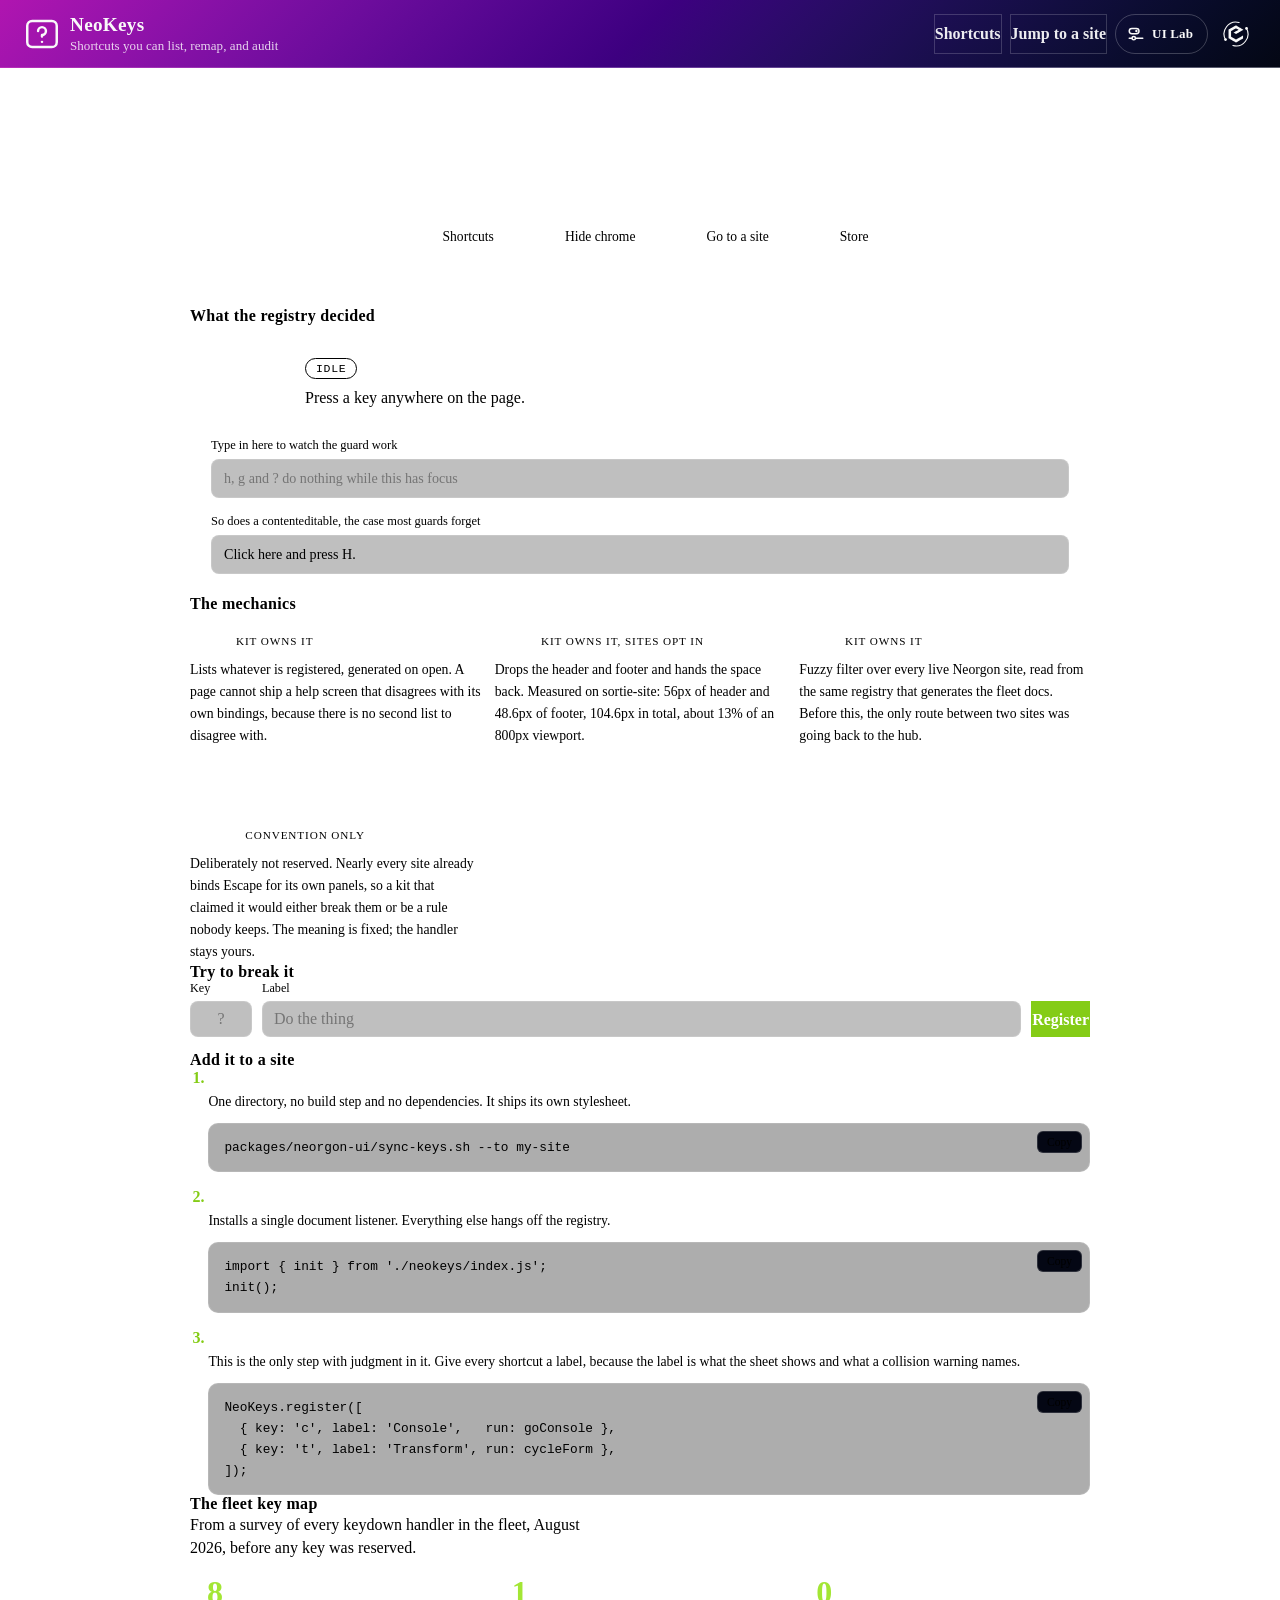
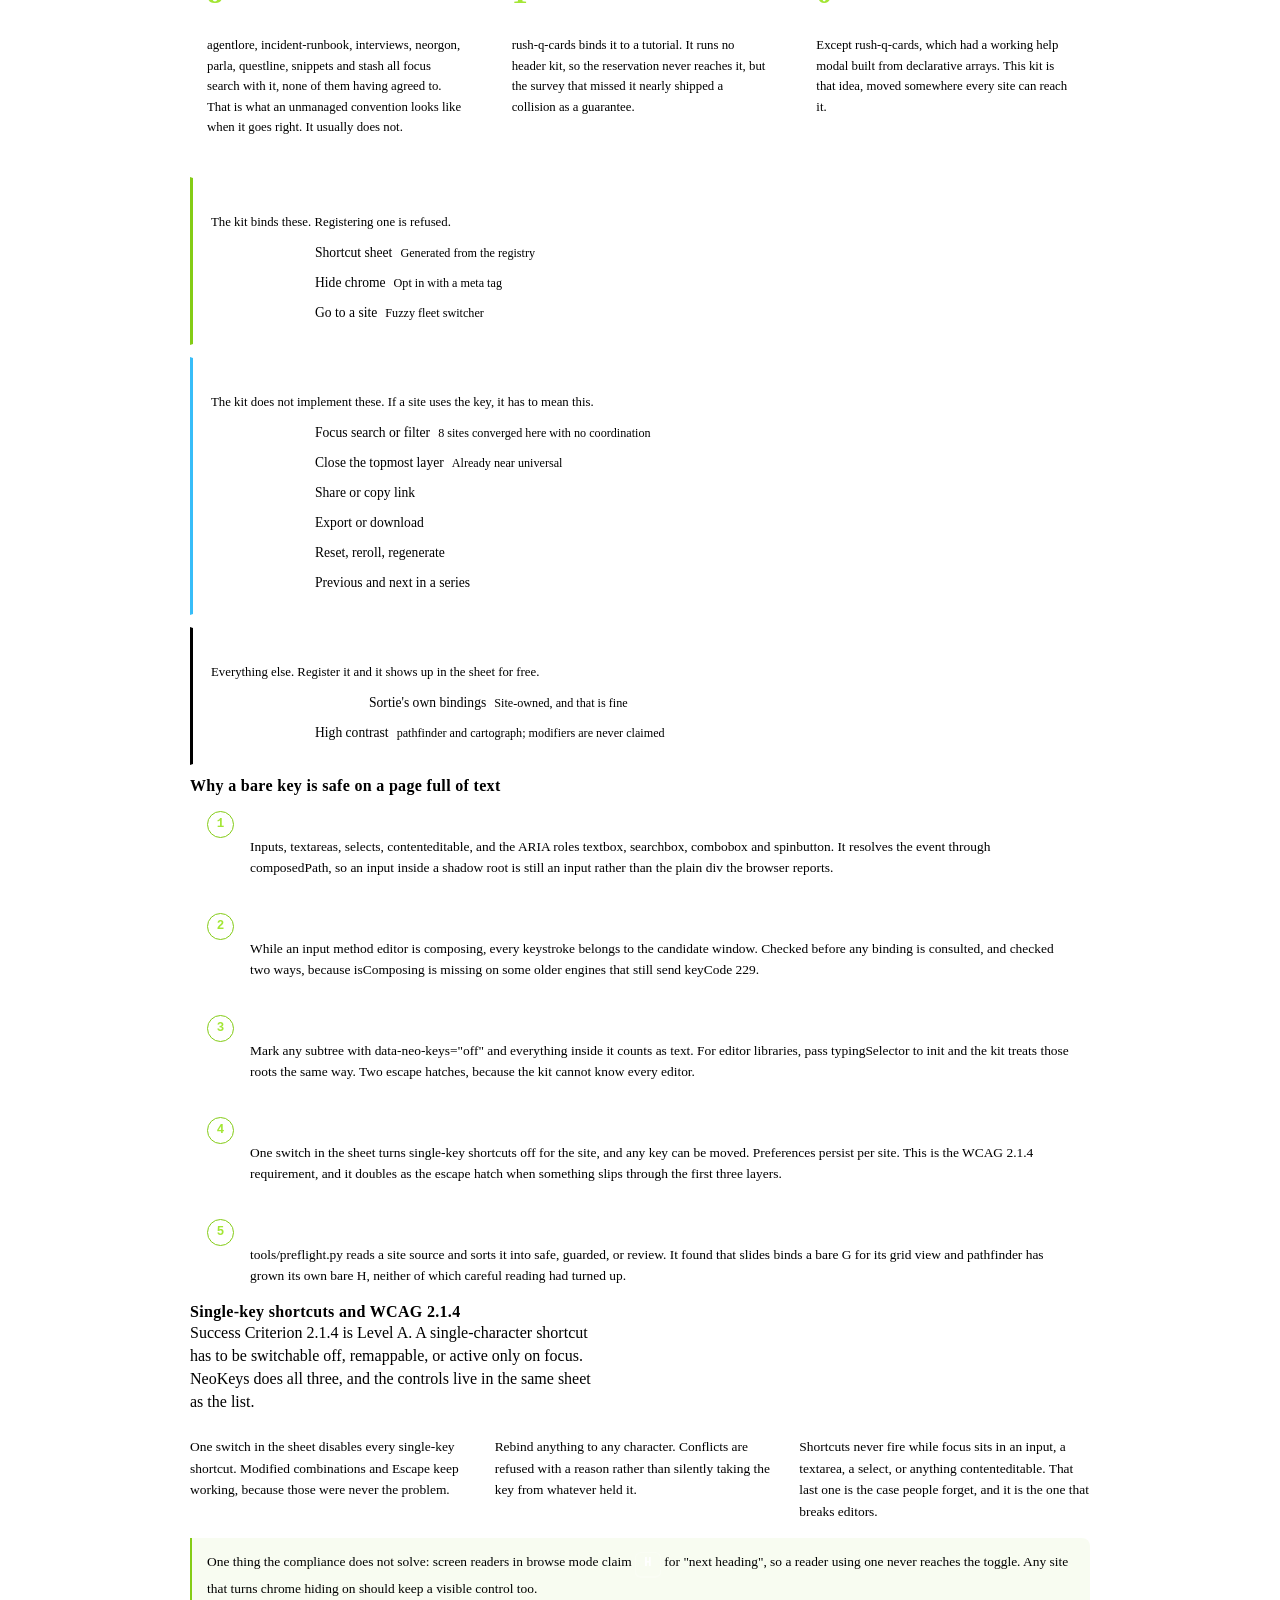
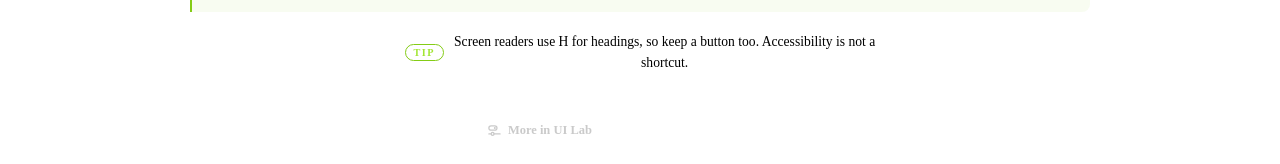
<file: index.html>
<!DOCTYPE html>
<html lang="en">
<head>
  <meta charset="UTF-8">
  <meta name="viewport" content="width=device-width, initial-scale=1.0">
  <link rel="icon" type="image/svg+xml" href="/favicon.svg">
  <link rel="icon" type="image/x-icon" href="/favicon.ico" sizes="16x16 32x32 48x48">
  <link rel="apple-touch-icon" sizes="180x180" href="/apple-touch-icon.png">
  <meta name="apple-mobile-web-app-title" content="NeoKeys">
  <link rel="manifest" href="/site.webmanifest">
  <meta name="neo-mark" content="on">
  <title>NeoKeys | Shortcut Registry</title>
  <meta name="description" content="Register keyboard shortcuts in one call and get a self-updating help overlay, collision warnings, and a chrome toggle that reclaims the page's full height">
  <meta property="og:title" content="NeoKeys: Shortcut Registry">
  <meta property="og:description" content="Declare shortcuts as data. The help sheet writes itself and collisions get loud.">
  <meta property="og:type" content="website">
  <meta property="og:url" content="https://neokeys.neorgon.com/">
  <meta property="og:site_name" content="Neorgon">
  <meta name="twitter:card" content="summary_large_image">
  <meta name="twitter:title" content="NeoKeys: Shortcut Registry">
  <meta name="twitter:description" content="Declare shortcuts as data. The help sheet writes itself and collisions get loud.">
  <meta name="robots" content="index, follow">
  <link rel="canonical" href="https://neokeys.neorgon.com/">
  <meta property="og:locale" content="en_US">
  <meta name="theme-color" content="#040714">
  <meta property="og:image" content="https://neokeys.neorgon.com/og-preview.jpg">
  <meta property="og:image:width" content="1200">
  <meta property="og:image:height" content="630">
  <meta name="twitter:image" content="https://neokeys.neorgon.com/og-preview.jpg">

  <!-- NeoKeys opt-ins. Both are per-site on purpose: H only where the header is
       chrome rather than navigation, M only where the joke lands. -->
  <meta name="neo-chrome-toggle" content="full">
  <meta name="neo-keys-store" content="on">
  <meta name="neo-repo" content="energon-a-secas/neokeys-site">
  <meta name="neo-version" content="1.0.0">
  <meta name="neo-updated" content="2026-08-14">
  <meta name="neo-category" content="ui-lab">

  <!-- Fleet design tokens: canonical, do not redeclare locally (PROJECTS.md section 5) -->
  <link rel="stylesheet" href="https://cdn.neorgon.org/v1.0.0/styles/base.css">
  <link rel="stylesheet" href="css/style.css">
  <link rel="stylesheet" href="css/neorgon-keys.css">
  <script>(function(){var m=location.search.match(/[?&]theme=([\w-]+)/)||document.cookie.match(/(?:^|;\s*)neo_theme=([\w-]+)/);if(m&&m[1]!=='default')document.documentElement.dataset.theme=decodeURIComponent(m[1]);})();</script>
  <script>try{document.documentElement.dataset.chromeScope='full';if(/(?:^|;\s*)neo_chrome=off/.test(document.cookie))document.documentElement.dataset.chrome='off'}catch(e){}</script>
  <link rel="stylesheet" href="css/neorgon-header.css">
  <link rel="stylesheet" href="css/neorgon-themes.css">
  <link rel="stylesheet" href="https://cdn.neorgon.org/v1.0.0/header/season.css">
  <script defer src="js/neorgon-header.js"></script>
  <link rel="stylesheet" href="css/neorgon-footer.css">
  <script defer src="js/neorgon-footer.js"></script>
  <script type="application/ld+json">
  {
    "@context": "https://schema.org",
    "@type": "WebApplication",
    "name": "NeoKeys",
    "description": "Keyboard shortcut registry with a self-updating help overlay, collision detection, and a chrome toggle",
    "url": "https://neokeys.neorgon.com/",
    "applicationCategory": "DeveloperApplication",
    "operatingSystem": "Any",
    "offers": { "@type": "Offer", "price": "0", "priceCurrency": "USD" },
    "author": { "@type": "Organization", "name": "Neorgon", "url": "https://neorgon.com/" }
  }
  </script>
</head>
<body>

  <a class="skip-link" href="#main">Skip to content</a>

  <header class="header-bar" data-header-mode="content">
    <div class="header-logo">
      <a href="./" class="header-title-link">
        <img src="https://cdn.neorgon.org/v1.0.0/energon-classic-logo.png" class="header-logo-img" alt="">
        <div class="header-title-wrap">
        <h1>NeoKeys</h1>
        <div class="header-subtitle">Shortcuts you can list, remap, and audit</div>
      
        </div>
      </a>
    </div>

    <div class="header-right">
      <div class="header-actions">
        <button class="btn btn--ghost btn--sm" id="openSheet" data-keep-mobile>Shortcuts</button>
        <button class="btn btn--ghost btn--sm" id="openFleet">Jump to a site</button>
      </div>
      <a class="header-home" href="https://neorgon.com/" title="neorgon.com" aria-label="Neorgon home">
        <svg class="nh-hub-icon" viewBox="0 0 24 24" fill="none" xmlns="http://www.w3.org/2000/svg" aria-hidden="true">
          <path d="M12 4.4 18.58 8.2 18.58 15.8 12 19.6 5.42 15.8 5.42 8.2Z" fill="currentColor" stroke="none"/>
          <g class="nh-orbit">
            <path d="M2.47 17.50 A11.0 11.0 0 0 1 14.85 1.37" fill="none" stroke="currentColor" stroke-width="1.05" stroke-linecap="round"/>
            <path d="M21.53 6.50 A11.0 11.0 0 0 1 9.15 22.63" fill="none" stroke="currentColor" stroke-width="1.05" stroke-linecap="round"/>
            <circle cx="21.71" cy="6.84" r="1.25" fill="currentColor"/>
            <circle cx="2.29" cy="17.16" r="1.25" fill="currentColor"/>
          </g>
        </svg>
      </a>
    </div>
  </header>

  <main id="main">
    <div class="container stack">

      <!-- ── Hero ─────────────────────────────────────────────── -->
      <section class="section nk-hero" aria-labelledby="hero-title">
        <h2 class="nk-hero__title" id="hero-title"><span class="nk-fine">Press</span><span class="nk-coarse">Tap</span> <kbd class="nk-key nk-key--xl">?</kbd> right now.</h2>
        <div class="nk-hero__keys" id="heroKeys"></div>
      </section>

      <!-- ── Live monitor ─────────────────────────────────────── -->
      <section class="section" aria-labelledby="monitor-title">
        <div class="section__titles">
          <h2 class="section__title" id="monitor-title">What the registry decided</h2>
        </div>

        <div class="nk-monitor">
          <div class="nk-monitor__stage">
            <div class="nk-monitor__key" id="monKey" aria-hidden="true">·</div>
            <div class="nk-monitor__verdict">
              <span class="nk-monitor__badge" id="monBadge" data-verdict="idle">waiting</span>
              <p class="nk-monitor__why" id="monWhy" role="status">Press a key anywhere on the page.</p>
            </div>
          </div>
          <label class="nk-monitor__field">
            <span>Type in here to watch the guard work</span>
            <input type="text" id="guardProbe" placeholder="h, g and ? do nothing while this has focus" autocomplete="off">
          </label>
          <div class="nk-monitor__field">
            <span>So does a contenteditable, the case most guards forget</span>
            <div class="nk-monitor__editable" id="guardProbeCE" contenteditable="true" role="textbox" aria-label="Editable region" spellcheck="false">Click here and press H.</div>
          </div>
        </div>
      </section>

      <!-- ── Mechanics ────────────────────────────────────────── -->
      <section class="section" aria-labelledby="mech-title">
        <div class="section__titles">
          <h2 class="section__title" id="mech-title">The mechanics</h2>
        </div>
        <div class="nk-grid" id="mechGrid"></div>
      </section>

      <!-- ── Collision playground ─────────────────────────────── -->
      <section class="section" aria-labelledby="collide-title">
        <div class="section__titles">
          <h2 class="section__title" id="collide-title">Try to break it</h2>
        </div>
        <div class="card nk-lab">
          <form class="nk-lab__form" id="collideForm">
            <label class="nk-lab__field">
              <span>Key</span>
              <input type="text" id="collideKey" maxlength="1" placeholder="?" autocomplete="off" aria-label="Key to register">
            </label>
            <label class="nk-lab__field nk-lab__field--wide">
              <span>Label</span>
              <input type="text" id="collideLabel" maxlength="32" placeholder="Do the thing" autocomplete="off" aria-label="Shortcut label">
            </label>
            <button type="submit" class="btn btn--primary btn--sm">Register</button>
          </form>
          <ul class="nk-lab__log" id="collideLog" aria-live="polite"></ul>
        </div>
      </section>

      <!-- ── Install / tutorial ───────────────────────────────── -->
      <section class="section" aria-labelledby="install-title">
        <div class="section__titles">
          <h2 class="section__title" id="install-title">Add it to a site</h2>
        </div>
        <ol class="nk-steps" id="installSteps"></ol>
      </section>

      <!-- ── Key map ──────────────────────────────────────────── -->
      <section class="section" aria-labelledby="map-title">
        <div class="section__titles">
          <h2 class="section__title" id="map-title">The fleet key map</h2>
          <p class="section__lead">From a survey of every keydown handler in the fleet, August 2026, before any key was reserved.</p>
        </div>
        <div class="nk-map" id="keyMap"></div>
      </section>

      <!-- ── Safety ───────────────────────────────────────────── -->
      <section class="section" aria-labelledby="safety-title">
        <div class="section__titles">
          <h2 class="section__title" id="safety-title">Why a bare key is safe on a page full of text</h2>
        </div>
        <div class="nk-layers" id="safetyLayers"></div>
      </section>

      <!-- ── Accessibility ────────────────────────────────────── -->
      <section class="section" aria-labelledby="a11y-title">
        <div class="section__titles">
          <h2 class="section__title" id="a11y-title">Single-key shortcuts and WCAG 2.1.4</h2>
          <p class="section__lead">
            Success Criterion 2.1.4 is Level A. A single-character shortcut has to be
            switchable off, remappable, or active only on focus. NeoKeys does all three, and
            the controls live in the same sheet as the list.
          </p>
        </div>
        <div class="nk-grid nk-grid--tight" id="a11yGrid"></div>
        <p class="nk-aside">
          One thing the compliance does not solve: screen readers in browse mode claim
          <kbd class="nk-key">H</kbd> for "next heading", so a reader using one never reaches
          the toggle. Any site that turns chrome hiding on should keep a visible control too.
        </p>
      </section>

    </div>
  </main>

  <button type="button" class="nk-tip" id="tipStrip" aria-label="Show another tip">
    <span class="nk-tip__eyebrow">Tip</span>
  </button>

  <footer class="neo-footer" data-footer-mode="minimal">
    Runs entirely in your browser. Shortcut preferences stay in this device's local storage.
    <!-- neo-fleet:more -->
    <nav class="neo-more" aria-label="More in UI Lab" data-category="ui-lab" data-label-en="UI Lab" data-label-es="UI Lab">
      <span class="neo-more__label" aria-hidden="true"><svg class="neo-more__icon" viewBox="0 0 24 24" width="16" height="16" fill="none" stroke="currentColor" stroke-width="2" stroke-linecap="round" stroke-linejoin="round" aria-hidden="true" focusable="false"><rect x="3" y="4.5" width="13" height="7" rx="3.5"/><circle cx="12.5" cy="8" r="1.6" fill="currentColor" stroke="none"/><path d="M3 17.5h3.7M11.3 17.5H21"/><circle cx="9" cy="17.5" r="2.3"/></svg><span class="neo-more__title">More in UI Lab</span></span>
      <ul class="neo-more__list">
        <li><a href="https://uianatomy.neorgon.com/">UI Anatomy</a></li>
        <li><a href="https://questline.neorgon.com/">Questline</a></li>
        <li><a href="https://parley.neorgon.com/">Parley</a></li>
        <li><a href="https://sortie.neorgon.com/">Sortie</a></li>
        <li><a class="neo-more__all" href="https://neorgon.com/ui-lab/">All UI Lab tools</a></li>
      </ul>
    </nav>
    <!-- /neo-fleet:more -->
  </footer>

  <script type="module" src="js/app.js"></script>
</body>
</html>
</file>
<file: css/style.css>
/* ── Reset & base ──────────────────────────────────────────── */
*, *::before, *::after { margin: 0; padding: 0; box-sizing: border-box; }

/*
 * ── Design tokens ─────────────────────────────────────────────
 *
 * Canonical tokens (colors, font, type scale, spacing, radii) come from the CDN:
 *   https://cdn.neorgon.org/v1.0.0/styles/base.css   (linked in index.html)
 * Do NOT redeclare them here — a local copy is how the fleet drifted. The block
 * below holds only what base.css does not define, plus the per-site accent.
 *
 * Motion: base.css still ships --ease-snap (bounce) for legacy sites, but it is
 * deprecated for new work (impeccable law: ease-out exponential, no bounce).
 * Use --ease-out below.
 */

:root {
  /* Per-site identity — set to this site's hub card accent (PROJECTS.md section 4) */
  --accent: #84cc16;
  --accent-bright: #a3e635;

  /* Site extras base.css does not define */
  --surface-toast: #1a1730;
  --danger: #e11d48;
  --danger-hover: #f43f5e;
  --ease-out: cubic-bezier(0.22, 1, 0.36, 1);
  --control-height: 44px;
  --control-height-sm: 36px;
  --shadow-card: 0 12px 28px rgba(15, 23, 42, 0.5);
  --shadow-modal: 0 24px 48px rgba(2, 6, 23, 0.58);
  --z-sticky-header: 200;
  --z-modal: 400;
  --z-toast: 500;
}

/* Author display values (e.g. .section/.stack flex) would otherwise defeat the
   hidden attribute — restore its authority once, globally. */
[hidden] { display: none !important; }

html { height: 100%; }
body {
  font-family: var(--font);
  background: var(--bg);
  min-height: 100%;
  color: var(--text-primary);
  display: flex; flex-direction: column;
}

body.modal-open {
  overflow: hidden;
}

main#main {
  flex: 1;
  display: flex;
  flex-direction: column;
  min-height: 0;
  width: 100%;
}

/* ── Layout ────────────────────────────────────────────────── */
/*
 * GOTCHA: body { display:flex; flex-direction:column } + margin: 0 auto
 * on a child collapses its width — always pair with width: 100%.
 *
 * GOTCHA: External images (YouTube ggpht, Gravatar, etc.) may block loading
 * when the Referer header points to localhost or an unknown origin. Fix:
 * 1. Add <meta name="referrer" content="no-referrer"> in <head> (global)
 * 2. Or add referrerpolicy="no-referrer" on each <img> tag
 */
.container {
  max-width: 900px;
  width: 100%;
  margin: 0 auto;
  padding: var(--space-6);
  flex: 1;
}

/* Vertical rhythm: use inside .container or nested regions */
.stack {
  display: flex;
  flex-direction: column;
  gap: var(--space-6);
}
.stack--tight { gap: var(--space-4); }
.stack--loose { gap: var(--space-8); }

/* Page section: title row + body (replaces “card everything” for grouping) */
.section {
  display: flex;
  flex-direction: column;
  gap: var(--space-4);
}
.section__header {
  display: flex;
  flex-wrap: wrap;
  align-items: flex-end;
  justify-content: space-between;
  gap: var(--space-4);
}
.section__titles {
  display: flex;
  flex-direction: column;
  gap: var(--space-1);
  min-width: 0;
}
.section__title {
  font-size: var(--text-xl);
  font-weight: 600;
  letter-spacing: 0.02em;
  color: var(--text-primary);
}
.section__lead {
  font-size: var(--text-sm);
  color: var(--text-muted);
  line-height: 1.45;
  max-width: 52ch;
}
.section__lead code {
  font-family: ui-monospace, SFMono-Regular, Menlo, Monaco, Consolas, "Liberation Mono", monospace;
  font-size: 0.92em;
  color: var(--text-secondary);
}
.stack > .card { margin-bottom: 0; }
.toolbar {
  display: flex;
  flex-wrap: wrap;
  align-items: center;
  gap: var(--space-2);
}

/* ── Header ────────────────────────────────────────────────────
 * Owned by the Neorgon Header Kit (css/neorgon-header.css — canonical
 * source: packages/neorgon-ui/header/). Do NOT style .header-bar,
 * .header-logo*, .header-title-link, .header-subtitle, .header-right,
 * .header-actions, or .header-home here. Auth styles (.auth-*) stay
 * site-owned below.
 */
nav {
  display: flex;
  align-items: center;
  gap: var(--space-2);
}

/* ── Buttons (canonical) ─────────────────────────────────────
 * Use .btn + a variant. Aliases: .nav-link = toolbar ghost; .auth-* map below.
 */
.btn {
  display: inline-flex;
  align-items: center;
  justify-content: center;
  gap: var(--space-2);
  min-height: var(--control-height);
  padding: 0 var(--space-4);
  border-radius: var(--radius-sm);
  font-family: inherit;
  font-size: var(--text-sm);
  font-weight: 600;
  line-height: 1.2;
  text-decoration: none;
  cursor: pointer;
  border: 1px solid transparent;
  background: transparent;
  color: var(--text-primary);
  transition:
    background-color var(--dur),
    color var(--dur),
    border-color var(--dur),
    box-shadow var(--dur),
    transform var(--dur-fast);
  -webkit-tap-highlight-color: transparent;
}
.btn:disabled,
.btn[aria-disabled="true"] {
  opacity: 0.45;
  cursor: not-allowed;
  pointer-events: none;
}
.btn--sm {
  min-height: var(--control-height-sm);
  padding: 0 var(--space-3);
  font-size: var(--text-xs);
}
.btn--block { width: 100%; }
.btn--icon {
  min-width: var(--control-height);
  padding: 0;
}
.btn--primary {
  background: var(--accent);
  color: #fff;
  border-color: transparent;
}
.btn--secondary {
  background: var(--surface-2);
  color: var(--text-primary);
  border-color: var(--border-strong);
}
.btn--secondary:hover {
  background: rgba(255, 255, 255, 0.1);
}
.btn--ghost {
  background: transparent;
  color: rgba(255,255,255,0.92);
  border-color: rgba(255,255,255,0.18);
}
.btn--ghost:hover {
  background: rgba(255,255,255,0.1);
  color: #fff;
}
.btn--danger {
  background: var(--danger);
  color: #fff;
  border-color: transparent;
}
.btn--danger:hover { background: var(--danger-hover); }

/* Toolbar ghost (header nav) — same as .btn.btn--ghost.btn--sm */
.nav-link {
  display: inline-flex;
  align-items: center;
  justify-content: center;
  min-height: var(--control-height);
  padding: 0 var(--space-3);
  border: 1px solid rgba(255,255,255,0.18);
  border-radius: var(--radius-sm);
  background: transparent;
  color: rgba(255,255,255,0.92);
  cursor: pointer;
  font-family: inherit;
  font-size: var(--text-sm);
  font-weight: 600;
  transition: background-color var(--dur), color var(--dur), border-color var(--dur);
}
.nav-link:hover {
  background: rgba(255,255,255,0.1);
  color: #fff;
}

.auth-toggle {
  display: flex;
  align-items: center;
  justify-content: center;
  min-width: var(--control-height);
  min-height: var(--control-height);
  padding: 0;
  border: 1px solid rgba(255,255,255,0.18);
  border-radius: var(--radius-sm);
  background: transparent;
  color: rgba(255,255,255,0.92);
  cursor: pointer;
  font-family: inherit;
  transition: background-color var(--dur), color var(--dur), border-color var(--dur);
}
.auth-toggle:hover {
  background: rgba(255,255,255,0.1);
  color: #fff;
}
.auth-toggle svg {
  width: 22px;
  height: 22px;
  flex-shrink: 0;
  display: block;
}
.auth-toggle.logged-in { color: var(--accent); }
.auth-toggle.logged-in svg circle:nth-of-type(2) {
  fill: currentColor;
  stroke: none;
}

/* ── Sheet (inline panel under header) — not a modal ─────────
 * Use for auth, filters, compact forms. No backdrop; page scrolls.
 * For blocking overlays use .modal below.
 */
.auth-panel {
  background: rgba(255,255,255,0.02);
  border-bottom: 1px solid var(--border-subtle);
  max-height: 0;
  overflow: hidden;
  transition: max-height 0.3s ease-out;
}
.auth-panel.open { max-height: 300px; }
.auth-panel-inner {
  padding: var(--space-6);
  max-width: 400px;
  margin: 0 auto;
}
.auth-tabs {
  display: flex;
  gap: var(--space-2);
  margin-bottom: var(--space-4);
}
.auth-tab {
  flex: 1;
  min-height: var(--control-height-sm);
  padding: 0 var(--space-4);
  border: 1px solid var(--border);
  border-radius: var(--radius-sm);
  background: transparent;
  color: var(--text-muted);
  cursor: pointer;
  font-family: inherit;
  font-size: var(--text-sm);
  font-weight: 600;
  transition: background-color var(--dur), color var(--dur), border-color var(--dur);
}
.auth-tab.active {
  background: var(--surface-2);
  color: var(--text-primary);
  border-color: var(--border-strong);
}
.auth-form input {
  width: 100%;
  padding: var(--space-3) var(--space-4);
  margin-bottom: var(--space-3);
  border: 1px solid var(--border);
  border-radius: var(--radius-sm);
  background: var(--surface-1);
  color: var(--text-primary);
  font-size: var(--text-sm);
  font-family: inherit;
}
.auth-submit {
  width: 100%;
  min-height: var(--control-height);
  padding: 0 var(--space-4);
  border: none;
  border-radius: var(--radius-sm);
  background: var(--accent);
  color: #fff;
  font-family: inherit;
  font-weight: 600;
  font-size: var(--text-sm);
  cursor: pointer;
  transition: background-color var(--dur);
}
.auth-submit:hover { background: var(--accent-bright); }
#authUser {
  display: flex;
  align-items: center;
  justify-content: space-between;
  gap: var(--space-4);
}
.auth-username {
  color: var(--text-primary);
  font-weight: 600;
}
.auth-logout {
  min-height: var(--control-height-sm);
  padding: 0 var(--space-3);
  border: 1px solid var(--border);
  border-radius: var(--radius-sm);
  background: transparent;
  color: var(--text-muted);
  cursor: pointer;
  font-family: inherit;
  font-size: var(--text-sm);
  font-weight: 600;
  transition: background-color var(--dur), color var(--dur), border-color var(--dur);
}
.auth-logout:hover {
  background: var(--surface-2);
  color: var(--text-primary);
}
.auth-divider {
  height: 1px;
  background: var(--border-subtle);
}

/* ── Modal (blocking overlay) ──────────────────────────────── */
.modal[hidden] {
  display: none !important;
}
.modal {
  position: fixed;
  inset: 0;
  z-index: var(--z-modal);
  display: flex;
  align-items: center;
  justify-content: center;
  padding: var(--space-4);
}
.modal__backdrop {
  position: absolute;
  inset: 0;
  background: rgba(2, 4, 12, 0.85);
  -webkit-backdrop-filter: blur(10px); /* Safari still needs the prefix */
  backdrop-filter: blur(10px);
}
.modal__dialog {
  position: relative;
  z-index: 1;
  display: flex;
  flex-direction: column;
  width: min(100%, 520px);
  max-height: min(90vh, 680px);
  overflow: hidden;
  background: var(--surface-1);
  border: 1px solid var(--border-strong);
  border-radius: var(--radius-lg);
  box-shadow: var(--shadow-modal);
}
/* For modals holding option grids or editors — narrow dialogs cramp them */
.modal__dialog--wide {
  width: min(100%, 760px);
}
.modal__header {
  display: flex;
  align-items: center;
  justify-content: space-between;
  gap: var(--space-4);
  padding: var(--space-4) var(--space-6);
  border-bottom: 1px solid var(--border-subtle);
}
.modal__header h2 {
  font-size: var(--text-lg);
  font-weight: 600;
  color: var(--text-primary);
}
.modal__body {
  padding: var(--space-6);
  overflow: auto;
  font-size: var(--text-sm);
  color: var(--text-secondary);
  line-height: 1.55;
}
.modal__body code {
  font-family: ui-monospace, SFMono-Regular, Menlo, Monaco, Consolas, "Liberation Mono", monospace;
  font-size: 0.9em;
  color: var(--text-primary);
}
.modal__footer {
  display: flex;
  flex-wrap: wrap;
  justify-content: flex-end;
  gap: var(--space-2);
  padding: var(--space-4) var(--space-6);
  border-top: 1px solid var(--border-subtle);
}

/* ── Card ──────────────────────────────────────────────────── */
/*
 * GOTCHA: backdrop-filter creates a stacking context — dropdowns inside
 * a card can be clipped by a later card's stacking context. Fix by adding
 * position: relative; z-index: 10 to the card that owns the open dropdown.
 *
 * Default: static surface (no hover lift — avoids generic “dashboard demo”).
 * Use .card--interactive for raised hover + entrance motion.
 *
 * GOTCHA: a <button> or <a> used AS a card does not inherit body text color —
 * buttons default to canvas text (near-black), rendering invisible on the dark
 * bg. When a card is an interactive element, set color: var(--text-primary)
 * and font-family: var(--font) explicitly on it.
 */
.card {
  background: var(--surface-1);
  border: 1px solid var(--border);
  border-radius: var(--radius-lg);
  padding: var(--space-6);
  margin-bottom: var(--space-6);
  backdrop-filter: blur(10px);
  transition: border-color var(--dur), box-shadow var(--dur);
}
.card:hover {
  border-color: var(--border-strong);
  box-shadow: 0 8px 20px rgba(15, 23, 42, 0.45);
}
.card--interactive {
  transition:
    transform var(--dur) ease-out,
    box-shadow var(--dur) ease-out,
    border-color var(--dur);
  animation: fadeIn 0.35s ease-out both;
}
.card--interactive:hover {
  transform: translateY(-3px);
  box-shadow: var(--shadow-card);
  border-color: var(--border-strong);
}
.card--enter {
  animation: fadeIn 0.35s ease-out both;
}
.card--flat:hover {
  box-shadow: none;
}
/* Card with an action row, in an equal-height grid: pin the toolbar to the
   bottom so buttons align across cards whose text wraps differently. */
.card--actions {
  display: flex;
  flex-direction: column;
}
.card--actions > .toolbar:last-child {
  margin-top: auto;
}

/* ── Button press feedback ─────────────────────────────────── */
button:active,
.btn:active,
.nav-link:active,
.auth-toggle:active,
.auth-tab:active,
.auth-submit:active,
.auth-logout:active {
  transform: scale(0.98);
  transition-duration: var(--dur-fast);
}

@keyframes fadeIn {
  from { opacity: 0; transform: translateY(6px); }
  to   { opacity: 1; transform: translateY(0); }
}

/* ── Skeleton loading ──────────────────────────────────────── */
@keyframes shimmer { to { background-position: -200% 0; } }
.skeleton {
  background: linear-gradient(90deg, var(--surface-1) 25%, var(--surface-2) 50%, var(--surface-1) 75%);
  background-size: 200% 100%;
  animation: shimmer 1.5s ease-in-out infinite;
  border-radius: var(--radius);
}

/* ── Toast ─────────────────────────────────────────────────── */
.toast {
  position: fixed;
  bottom: var(--space-6);
  right: var(--space-6);
  z-index: var(--z-toast);
  max-width: min(360px, calc(100vw - var(--space-8)));
  background: var(--surface-toast);
  border: 1px solid var(--border);
  border-radius: var(--radius);
  padding: var(--space-3) var(--space-4);
  font-size: var(--text-sm);
  color: var(--text-primary);
  box-shadow: var(--shadow-card);
  pointer-events: none;
  transform: translateY(8px);
  opacity: 0;
  transition: opacity 0.2s ease-out, transform 0.2s ease-out;
}
.toast.visible {
  opacity: 1;
  transform: translateY(0);
}

/* ── Footer ────────────────────────────────────────────────────
   Owned by the Neorgon Footer Kit (css/neorgon-footer.css).
   Don't add .neo-footer rules here — edit packages/neorgon-ui/footer/
   and re-run sync-footer.sh. */

/* ── Focus styles ──────────────────────────────────────────── */
:focus-visible {
  outline: 2px solid var(--accent-bright);
  outline-offset: 2px;
}

/* ── Skip link ─────────────────────────────────────────────── */
.skip-link {
  position: absolute;
  top: -100%;
  left: var(--space-4);
  z-index: 1000;
  padding: var(--space-2) var(--space-4);
  background: var(--accent-bright);
  color: #000;
  font-weight: 600;
  font-size: var(--text-sm);
  border-radius: 0 0 var(--radius-sm) var(--radius-sm);
  text-decoration: none;
  transition: top var(--dur);
}
.skip-link:focus { top: 0; }

/* ── Reduced motion ────────────────────────────────────────── */
@media (prefers-reduced-motion: reduce) {
  *, *::before, *::after {
    animation-duration: 0.01ms !important;
    animation-iteration-count: 1 !important;
    transition: none !important;
  }
  .card--interactive:hover { transform: none; }
}

/* ── Responsive ────────────────────────────────────────────── */
@media (max-width: 600px) {
  .container { padding: var(--space-4); }
  .toast {
    left: var(--space-4);
    right: var(--space-4);
    max-width: none;
  }
}

/* ══════════════════════════════════════════════════════════════
   NeoKeys page styles.
   Everything above this line is the template's shared kit. Below is only
   what this page adds; colours and spacing come from the CDN base.css
   tokens and are never redeclared.
   ══════════════════════════════════════════════════════════════ */

/* ── Hero ─────────────────────────────────────────────────── */
.nk-hero { text-align: center; padding-block: clamp(24px, 5vw, 48px); }
.nk-hero__title {
  margin: 0 0 12px;
  font-size: clamp(1.6rem, 4.5vw, 2.5rem);
  font-weight: 700; letter-spacing: -.02em; color: #fff;
}
.nk-hero__keys {
  display: flex; flex-wrap: wrap; justify-content: center; gap: 10px;
  margin: 26px 0 0;
}
/* Keyboard wording, and the same line for a touch screen, where there is no ? to press. */
.nk-coarse { display: none; }
@media (pointer: coarse) {
  .nk-fine { display: none; }
  .nk-coarse { display: inline; }
}

.nk-chip {
  display: inline-flex; align-items: center; gap: 9px;
  padding: 8px 14px 8px 10px;
  border: 1px solid var(--border, rgba(255,255,255,.12)); border-radius: 999px;
  background: transparent; color: var(--text-secondary);
  font: inherit; font-size: .85rem; cursor: pointer;
  transition: border-color .2s var(--ease-out, ease), color .2s var(--ease-out, ease);
}
.nk-chip:hover { border-color: var(--accent); color: #fff; }

/* ── Verdict monitor ──────────────────────────────────────── */
.nk-monitor {
  display: grid; gap: 16px;
  padding: 20px;
  border: 1px solid var(--border, rgba(255,255,255,.12)); border-radius: 14px;
  background: var(--surface-1, rgba(255,255,255,.03));
}
.nk-monitor__stage { display: flex; align-items: center; gap: 18px; }
.nk-monitor__key {
  flex: none;
  display: flex; align-items: center; justify-content: center;
  width: 76px; height: 76px;
  border: 1px solid var(--border, rgba(255,255,255,.14));
  border-bottom-width: 3px; border-radius: 12px;
  background: rgba(255,255,255,.04);
  font-family: ui-monospace, SFMono-Regular, Menlo, monospace;
  font-size: 1.9rem; font-weight: 700; color: #fff;
}
.nk-monitor__verdict { min-width: 0; }
.nk-monitor__badge {
  display: inline-block; margin-bottom: 6px;
  padding: 3px 10px; border-radius: 999px;
  font-family: ui-monospace, SFMono-Regular, Menlo, monospace;
  font-size: .72rem; letter-spacing: .06em; text-transform: uppercase;
  border: 1px solid currentColor;
}
.nk-monitor__badge[data-verdict="idle"]          { color: var(--text-muted); }
.nk-monitor__badge[data-verdict="bound"]         { color: var(--accent-bright); }
.nk-monitor__badge[data-verdict="typing"]        { color: #38bdf8; }
.nk-monitor__badge[data-verdict="modifier"]      { color: var(--text-muted); }
.nk-monitor__badge[data-verdict="unbound"]       { color: var(--text-muted); }
.nk-monitor__badge[data-verdict="shortcuts-off"] { color: #fbbf24; }
.nk-monitor__why { margin: 0; color: var(--text-secondary); line-height: 1.6; }

.nk-monitor__field { display: grid; gap: 6px; }
.nk-monitor__field > span { font-size: .78rem; color: var(--text-muted); }
.nk-monitor__field input,
.nk-monitor__editable {
  padding: 10px 12px;
  border: 1px solid var(--border, rgba(255,255,255,.14)); border-radius: 8px;
  background: rgba(0,0,0,.25); color: var(--text-secondary);
  font: inherit; font-size: .88rem;
}
.nk-monitor__field input:focus,
.nk-monitor__editable:focus { outline: 2px solid var(--accent); outline-offset: 1px; }

/* ── Cards / grids ────────────────────────────────────────── */
.nk-grid {
  display: grid; gap: 14px;
  grid-template-columns: repeat(auto-fit, minmax(258px, 1fr));
}
.nk-grid--tight { grid-template-columns: repeat(auto-fit, minmax(215px, 1fr)); }

.nk-mech { display: flex; flex-direction: column; gap: 10px; }
.nk-mech__head { display: flex; align-items: center; gap: 12px; }
.nk-mech__name { margin: 0; font-size: .98rem; color: #fff; }
.nk-mech__owner {
  font-size: .7rem; letter-spacing: .08em; text-transform: uppercase;
  color: var(--text-muted);
}
.nk-mech__body { flex: 1; margin: 0; font-size: .86rem; line-height: 1.6; color: var(--text-secondary); }
.nk-mech .btn { align-self: flex-start; }

.nk-a11y__title { margin: 0 0 6px; font-size: .92rem; color: #fff; }
.nk-a11y__body { margin: 0; font-size: .84rem; line-height: 1.6; color: var(--text-secondary); }

.nk-aside {
  margin: 16px 0 0; padding: 13px 15px;
  border-left: 2px solid var(--accent); border-radius: 0 8px 8px 0;
  background: rgba(132, 204, 22, .06);
  font-size: .84rem; line-height: 1.6; color: var(--text-secondary);
}

/* ── Collision lab ────────────────────────────────────────── */
.nk-lab { display: grid; gap: 14px; }
.nk-lab__form { display: flex; flex-wrap: wrap; align-items: flex-end; gap: 10px; }
.nk-lab__field { display: grid; gap: 5px; }
.nk-lab__field--wide { flex: 1; min-width: 170px; }
.nk-lab__field > span { font-size: .76rem; color: var(--text-muted); }
.nk-lab__field input {
  width: 100%; padding: 8px 11px;
  border: 1px solid var(--border, rgba(255,255,255,.14)); border-radius: 8px;
  background: rgba(0,0,0,.25); color: var(--text-secondary); font: inherit;
}
#collideKey { width: 62px; text-align: center; text-transform: lowercase; }
.nk-lab__field input:focus { outline: 2px solid var(--accent); outline-offset: 1px; }

.nk-lab__log { display: grid; gap: 6px; margin: 0; padding: 0; list-style: none; }
.nk-lab__entry {
  display: flex; align-items: center; gap: 10px;
  padding: 8px 10px; border-radius: 8px;
  font-size: .83rem; line-height: 1.5;
  border: 1px solid transparent;
}
.nk-lab__entry.is-ok { border-color: rgba(132,204,22,.35); background: rgba(132,204,22,.07); color: var(--text-secondary); }
.nk-lab__entry.is-no { border-color: rgba(248,113,113,.32); background: rgba(248,113,113,.06); color: var(--text-secondary); }
.nk-lab__entry.is-warn { border-color: rgba(251,191,36,.35); background: rgba(251,191,36,.06); color: var(--text-secondary); }

/* ── Install steps ────────────────────────────────────────── */
/* minmax(0, 1fr): a step may be narrower than its longest code line, which then
   scrolls inside the block. With the default track the page ran 459px wide on a phone. */
.nk-steps { display: grid; grid-template-columns: minmax(0, 1fr); gap: 16px; margin: 0; padding: 0 0 0 1.15em; }
.nk-step { min-width: 0; }
.nk-step::marker { color: var(--accent); font-weight: 700; }
.nk-step__title { margin: 0 0 4px; font-size: .95rem; color: #fff; }
.nk-step__body { margin: 0 0 10px; font-size: .86rem; line-height: 1.6; color: var(--text-secondary); }

.nk-code { position: relative; }
.nk-code pre {
  margin: 0; padding: 13px 15px; overflow-x: auto;
  border: 1px solid var(--border, rgba(255,255,255,.12)); border-radius: 10px;
  background: rgba(0,0,0,.32);
}
.nk-code code {
  font-family: ui-monospace, SFMono-Regular, Menlo, monospace;
  font-size: .8rem; line-height: 1.65; color: var(--text-secondary);
  white-space: pre;
}
.nk-code__copy {
  position: absolute; top: 8px; right: 8px;
  padding: 4px 9px;
  border: 1px solid var(--border, rgba(255,255,255,.16)); border-radius: 6px;
  background: var(--bg, #040714); color: var(--text-muted);
  font: inherit; font-size: .72rem; cursor: pointer;
}
.nk-code__copy:hover { color: #fff; border-color: var(--accent); }

/* ── Key map ──────────────────────────────────────────────── */
.nk-stats {
  display: grid; gap: 14px; margin-bottom: 22px;
  grid-template-columns: repeat(auto-fit, minmax(232px, 1fr));
}
.nk-stat {
  padding: 16px;
  border: 1px solid var(--border, rgba(255,255,255,.1)); border-radius: 12px;
  background: var(--surface-1, rgba(255,255,255,.03));
}
.nk-stat__num {
  display: block; font-size: 2rem; font-weight: 700; line-height: 1;
  color: var(--accent-bright);
  font-variant-numeric: tabular-nums;
}
.nk-stat__label {
  display: block; margin: 4px 0 8px;
  font-size: .78rem; letter-spacing: .04em; color: #fff;
}
.nk-stat__body { margin: 0; font-size: .8rem; line-height: 1.6; color: var(--text-muted); }

.nk-tier {
  padding: 16px 18px; margin-bottom: 12px;
  border: 1px solid var(--border, rgba(255,255,255,.1));
  border-left-width: 3px; border-radius: 0 12px 12px 0;
}
.nk-tier--reserved   { border-left-color: var(--accent); }
.nk-tier--convention { border-left-color: #38bdf8; }
.nk-tier--site       { border-left-color: var(--text-muted); }
.nk-tier__name { margin: 0 0 3px; font-size: .95rem; color: #fff; }
.nk-tier__note { margin: 0 0 12px; font-size: .8rem; color: var(--text-muted); }
.nk-tier__rows { display: grid; gap: 4px; }
.nk-tier__row { display: flex; align-items: baseline; gap: 12px; }
.nk-tier__key { flex: none; display: flex; gap: 4px; min-width: 92px; }
.nk-tier__meaning { display: flex; flex-wrap: wrap; align-items: baseline; gap: 8px; font-size: .85rem; color: var(--text-secondary); }
.nk-tier__detail { font-size: .76rem; color: var(--text-muted); }

@media (max-width: 640px) {
  .nk-monitor__stage { flex-direction: column; align-items: flex-start; }
  .nk-tier__row { flex-direction: column; gap: 3px; }
}

/* ── Loading-screen tip strip ─────────────────────────────────
   Sits between the content and the footer, where a loading screen would put
   it. A button rather than a div because clicking it advances the tip, and a
   thing you can click should say so to the keyboard as well as the mouse. */
.nk-tip {
  display: flex; align-items: center; justify-content: center;
  flex-wrap: wrap; gap: 10px;
  width: 100%; padding: 18px var(--layout-gutter, 20px) 22px;
  border: 0; border-top: 1px solid var(--border, rgba(255,255,255,.07));
  background: transparent;
  font: inherit; text-align: center; cursor: pointer;
}
.nk-tip:hover .nk-tip__text { color: var(--text-secondary); }
.nk-tip:focus-visible { outline: 2px solid var(--accent); outline-offset: -2px; }
.nk-tip__eyebrow {
  flex: none;
  padding: 2px 8px; border: 1px solid var(--accent); border-radius: 999px;
  font-size: .64rem; font-weight: 700;
  letter-spacing: .14em; text-transform: uppercase;
  color: var(--accent-bright);
}
.nk-tip__text {
  margin: 0; max-width: 62ch;
  font-size: .85rem; line-height: 1.55; color: var(--text-muted);
  opacity: 0; transform: translateY(3px);
  transition: opacity .35s var(--ease-out, ease), transform .35s var(--ease-out, ease), color .2s;
}
.nk-tip__text.is-in { opacity: 1; transform: none; }

@media (prefers-reduced-motion: reduce) {
  .nk-tip__text { transition: none; transform: none; }
}

/* ── Safety layers ────────────────────────────────────────── */
.nk-layers { display: grid; gap: 2px; }
.nk-layer {
  display: flex; gap: 16px; align-items: flex-start;
  padding: 15px 16px;
  border: 1px solid var(--border, rgba(255,255,255,.09));
  border-radius: 10px;
  background: var(--surface-1, rgba(255,255,255,.02));
}
.nk-layer__n {
  flex: none;
  display: flex; align-items: center; justify-content: center;
  width: 27px; height: 27px;
  border: 1px solid var(--accent); border-radius: 50%;
  font-family: ui-monospace, SFMono-Regular, Menlo, monospace;
  font-size: .78rem; font-weight: 700; color: var(--accent-bright);
}
.nk-layer__title { margin: 3px 0 5px; font-size: .92rem; color: #fff; }
.nk-layer__text { margin: 0; font-size: .84rem; line-height: 1.6; color: var(--text-secondary); }
</file>
<file: css/neorgon-keys.css>
/* ══════════════════════════════════════════════════════════════
   NeoKeys: kit styles.

   Travels with js/neokeys/ into packages/neorgon-ui/keys/. Every colour is a
   --nk-* token that falls back to a header-kit token, so a seasonal theme or
   a site skin re-skins the sheet without this file knowing about either.
   ══════════════════════════════════════════════════════════════ */

:root {
  --nk-bg: var(--header-bg-end, #0d0d12);
  --nk-border: var(--header-border-strong, rgba(255, 255, 255, .18));
  --nk-hairline: var(--header-border, rgba(255, 255, 255, .08));
  --nk-text: var(--text-secondary, #d8d8de);
  --nk-dim: var(--text-muted, rgba(255, 255, 255, .55));
  --nk-accent: var(--accent, var(--header-accent, #84cc16));
  --nk-hover: var(--header-menu-hover, rgba(255, 255, 255, .08));
}

/* ── Shared dialog shell ───────────────────────────────────────
   margin:auto is declared, not inherited: showModal() centres via the UA
   sheet, and any site with a `* { margin: 0 }` reset beats it and pins the
   dialog to the top-left. */
.nk-sheet,
.nk-fleet,
.nk-store {
  margin: auto;
  padding: 0;
  border: 1px solid var(--nk-border);
  border-radius: 14px;
  background: var(--nk-bg);
  color: var(--nk-text);
  overflow: hidden;
}
.nk-sheet[open],
.nk-fleet[open],
.nk-store[open] { display: flex; flex-direction: column; }
.nk-sheet::backdrop,
.nk-fleet::backdrop,
.nk-store::backdrop { background: rgba(0, 0, 0, .66); backdrop-filter: blur(3px); }

/* Type floor: no reading text here goes under 12px (queue #154). The small
   sizes are written max(12px, .75rem) so a site whose root runs small still
   lands on 12, and one whose root runs large keeps the rem scaling. */

/* ── ? sheet ───────────────────────────────────────────────── */
.nk-sheet { width: min(560px, calc(100vw - 32px)); max-height: min(80dvh, 680px); }

.nk-sheet__head {
  display: flex;
  align-items: center;
  gap: 12px;
  padding: 16px 18px;
  border-bottom: 1px solid var(--nk-hairline);
}
.nk-sheet__title { flex: 1; margin: 0; font-size: 1rem; font-weight: 650; color: #fff; }
.nk-sheet__close {
  display: inline-flex; align-items: center; justify-content: center;
  flex: none; width: 32px; height: 32px; padding: 0;
  border: 1px solid var(--nk-border); border-radius: 8px;
  background: transparent; color: var(--nk-dim); cursor: pointer;
  transition: color .2s, background .2s;
}
.nk-sheet__close:hover { color: #fff; background: var(--nk-hover); }
.nk-sheet__close svg { width: 17px; height: 17px; display: block; }

.nk-sheet__body { padding: 14px 18px 18px; overflow-y: auto; }
.nk-sheet__group {
  margin: 16px 0 8px;
  font-size: max(12px, .75rem); font-weight: 700;
  letter-spacing: .12em; text-transform: uppercase;
  color: var(--nk-dim);
}
.nk-sheet__group:first-of-type { margin-top: 4px; }
.nk-sheet__flash {
  margin: 0 0 10px; padding: 8px 10px;
  border: 1px solid var(--nk-accent); border-radius: 8px;
  background: color-mix(in srgb, var(--nk-accent) 12%, transparent);
  font-size: .82rem; color: #fff;
}

.nk-rows { display: flex; flex-direction: column; gap: 2px; }
.nk-rows--muted { opacity: .72; }

.nk-row {
  display: flex; align-items: center; gap: 12px;
  padding: 7px 8px; border-radius: 8px;
}
.nk-row:hover { background: var(--nk-hover); }
.nk-row__key { flex: none; display: flex; align-items: center; gap: 6px; min-width: 62px; }
.nk-row__label { flex: 1; display: flex; flex-direction: column; gap: 1px; min-width: 0; }
.nk-row__name { font-size: .88rem; color: var(--nk-text); }
.nk-row__hint { font-size: max(12px, .75rem); color: var(--nk-dim); }
.nk-row__moved {
  font-size: max(12px, .75rem); letter-spacing: .08em; text-transform: uppercase;
  color: var(--nk-accent);
}
.nk-row__actions { flex: none; display: flex; gap: 6px; }

.nk-key {
  display: inline-flex; align-items: center; justify-content: center;
  min-width: 26px; height: 26px; padding: 0 7px;
  border: 1px solid var(--nk-border);
  border-bottom-width: 2px;
  border-radius: 6px;
  background: rgba(255, 255, 255, .05);
  font-family: ui-monospace, SFMono-Regular, Menlo, monospace;
  font-size: .76rem; font-weight: 600; color: #fff;
}

/* Size modifiers live with .nk-key on purpose. They were briefly in the site
   stylesheet, which loads first, so the base rule overrode them at equal
   specificity and every keycap came out 26px. A keycap size is kit
   vocabulary anyway. */
.nk-key--lg { min-width: 34px; height: 34px; font-size: .95rem; }
.nk-key--xl {
  min-width: 46px; height: 46px; font-size: 1.3rem;
  vertical-align: -6px; margin: 0 4px;
}

.nk-mini {
  padding: 4px 9px;
  border: 1px solid var(--nk-border); border-radius: 6px;
  background: transparent; color: var(--nk-dim);
  font: inherit; font-size: max(12px, .75rem); cursor: pointer;
  transition: color .2s, background .2s, border-color .2s;
}
.nk-mini:hover { color: #fff; background: var(--nk-hover); border-color: var(--nk-accent); }

.nk-sheet__foot {
  display: flex; align-items: center; justify-content: space-between; gap: 12px;
  margin-top: 18px; padding-top: 14px;
  border-top: 1px solid var(--nk-hairline);
}
.nk-switch { display: inline-flex; align-items: center; gap: 8px; font-size: .82rem; cursor: pointer; }
.nk-switch input { accent-color: var(--nk-accent); width: 15px; height: 15px; }

/* ── G fleet switcher ──────────────────────────────────────── */
.nk-fleet { width: min(560px, calc(100vw - 32px)); max-height: min(72dvh, 620px); }
.nk-fleet__input {
  width: 100%; padding: 15px 18px;
  border: 0; border-bottom: 1px solid var(--nk-hairline);
  background: transparent; color: #fff;
  font: inherit; font-size: .95rem;
}
/* Focus never leaves the input while the dialog is open, so its rule turns
   the accent instead of drawing a ring around the whole field. */
.nk-fleet__input:focus { outline: none; border-bottom-color: var(--nk-accent); }
.nk-fleet__input::placeholder { color: var(--nk-dim); }
.nk-fleet__list { flex: 1; overflow-y: auto; padding: 6px; overscroll-behavior: contain; }
.nk-fleet__group + .nk-fleet__group { margin-top: 6px; }
.nk-fleet__heading {
  position: sticky; top: -6px; z-index: 1;
  margin: 0 -6px; padding: 8px 16px 6px;
  background: var(--nk-bg);
  font-size: max(12px, .75rem); font-weight: 700;
  letter-spacing: .1em; text-transform: uppercase;
  color: var(--nk-dim);
}
.nk-fleet__item {
  display: grid;
  grid-template-columns: auto auto minmax(0, 1fr);
  grid-template-areas: 'name tags domain' 'desc desc desc';
  align-items: baseline;
  gap: 2px 10px;
  padding: 8px 10px; border-radius: 8px;
  text-decoration: none; color: inherit;
}
.nk-fleet__item.is-active { background: var(--nk-hover); box-shadow: inset 2px 0 0 var(--nk-accent); }
.nk-fleet__name { grid-area: name; font-size: .88rem; font-weight: 600; color: #fff; }
.nk-fleet__tags { grid-area: tags; display: inline-flex; gap: 4px; }
.nk-fleet__tag {
  padding: 1px 7px;
  border: 1px solid var(--nk-border); border-radius: 999px;
  font-size: max(12px, .75rem); line-height: 1.4; color: var(--nk-text);
  white-space: nowrap;
}
.nk-fleet__tag--group { border-style: dashed; }
.nk-fleet__domain {
  grid-area: domain; justify-self: end; min-width: 0;
  overflow: hidden; text-overflow: ellipsis; white-space: nowrap;
  font-family: ui-monospace, SFMono-Regular, Menlo, monospace;
  font-size: max(12px, .75rem); color: var(--nk-dim);
}
.nk-fleet__desc {
  grid-area: desc; font-size: max(12px, .75rem); color: var(--nk-dim);
  overflow: hidden; text-overflow: ellipsis; white-space: nowrap;
}
.nk-fleet__empty { padding: 20px; margin: 0; text-align: center; color: var(--nk-dim); font-size: .84rem; }
.nk-fleet__foot {
  display: flex; align-items: center; justify-content: space-between; gap: 12px; flex-wrap: wrap;
  padding: 8px 18px; border-top: 1px solid var(--nk-hairline);
  font-size: max(12px, .75rem); color: var(--nk-dim);
}
.nk-fleet__keep { display: inline-flex; align-items: center; gap: 8px; margin-left: auto; cursor: pointer; min-height: 24px; }
.nk-fleet__keep[hidden] { display: none; }
.nk-fleet__keep-box { accent-color: var(--nk-accent); width: 15px; height: 15px; margin: 0; }

/* Touch: no arrow keys to describe, a domain the row has no room for, and
   rows big enough for a thumb. */
@media (pointer: coarse) {
  .nk-fleet__hint { display: none; }
  .nk-fleet__item { min-height: 44px; }
  .nk-fleet__keep { min-height: 44px; }
}
@media (max-width: 520px) {
  .nk-fleet__domain { display: none; }
  .nk-fleet__item { grid-template-columns: auto minmax(0, 1fr); grid-template-areas: 'name tags' 'desc desc'; }
}

/* ── M store ───────────────────────────────────────────────── */
.nk-store { width: min(600px, calc(100vw - 32px)); max-height: min(80dvh, 640px); }
.nk-store__head {
  display: flex; align-items: center; gap: 12px;
  padding: 16px 18px; border-bottom: 1px solid var(--nk-hairline);
}
.nk-store__title { flex: 1; margin: 0; font-size: 1rem; font-weight: 650; color: #fff; }
.nk-store__balance {
  font-family: ui-monospace, SFMono-Regular, Menlo, monospace;
  font-size: .76rem; color: var(--nk-accent);
}
.nk-store__grid {
  display: grid; grid-template-columns: repeat(auto-fill, minmax(168px, 1fr));
  gap: 10px; padding: 18px; overflow-y: auto;
}
.nk-store__item {
  display: flex; flex-direction: column; gap: 6px;
  padding: 13px; border: 1px solid var(--nk-hairline); border-radius: 10px;
  background: rgba(255, 255, 255, .02);
}
.nk-store__name { margin: 0; font-size: .86rem; font-weight: 620; color: #fff; }
.nk-store__note { margin: 0; flex: 1; font-size: max(12px, .75rem); color: var(--nk-dim); line-height: 1.5; }
.nk-store__buy {
  padding: 6px; border: 1px dashed var(--nk-border); border-radius: 6px;
  background: transparent; color: var(--nk-dim);
  font: inherit; font-size: max(12px, .75rem); cursor: not-allowed;
}
.nk-store__honest {
  margin: 0; padding: 13px 18px;
  border-top: 1px solid var(--nk-hairline);
  font-size: .76rem; color: var(--nk-dim);
}

/* ── Toast ─────────────────────────────────────────────────── */
.nk-toast {
  position: fixed; left: 50%; bottom: 26px; z-index: 400;
  transform: translate(-50%, 12px);
  padding: 10px 16px;
  border: 1px solid var(--nk-border); border-radius: 10px;
  background: var(--nk-bg); color: var(--nk-text);
  font-size: .84rem; box-shadow: 0 12px 32px rgba(0, 0, 0, .45);
  opacity: 0; transition: opacity .25s ease, transform .25s ease;
  pointer-events: none;
}
.nk-toast.is-in { opacity: 1; transform: translate(-50%, 0); }

@media (max-width: 700px) {
  .nk-sheet, .nk-fleet, .nk-store { width: calc(100vw - 20px); max-height: 86dvh; }
  .nk-sheet__foot { flex-direction: column; align-items: flex-start; }
}

@media (prefers-reduced-motion: reduce) {
  .nk-toast { transition: none; }
}

/* ── Chrome toggle ─────────────────────────────────────────── */
/* The H toggle's whole visual effect. html[data-chrome] is kit-owned state:
   chrome.js writes it at runtime and the pre-paint guard in <head> writes it
   before first paint, so a returning hidden-chrome visitor never sees the bar
   flash. Never hide via the kit's .header-hidden class; the app-mode scroll
   handler owns it and puts the bar back on the next scroll up. A site with a
   docked rail adds its own companion rule beside the rail's normal offset,
   e.g. html[data-chrome="off"] .nav-rail { top: 0; }.
   Header-only by default; the footer (licence and source links) goes too
   only under the site-declared "full" scope (#41). */
html[data-chrome="off"] .header-bar { display: none; }
html[data-chrome="off"][data-chrome-scope="full"] .neo-footer { display: none; }
</file>
<file: css/neorgon-header.css>
/* ══════════════════════════════════════════════════════════════
   Neorgon Header Kit: header.css
   Canonical source: packages/neorgon-ui/header/
   Vendored per site as css/neorgon-header.css; do not edit copies.
   Live CDN: https://cdn.neorgon.org/v1.0.0/header/header.css
   ══════════════════════════════════════════════════════════════ */

:root {
  /* Geometry */
  --header-h: 68px;
  --header-h-app: 56px;
  --header-control-h: 40px; /* every header control (buttons, ⋯, palette, home) shares this height */
  /* Logo height. A token, not a literal, so a site can make the mark carry more
     weight without forking the kit. Default 36px = the historical value, so
     nothing changes for a site that never sets it. The bar is 68px with no
     vertical padding, so ~52px is the practical ceiling before the mark starts
     to look wedged against the edges. */
  --header-logo-h: 36px;
  --header-logo-h-mobile: 28px;

  /* Palette: themes override these (see themes.css) */
  --header-bg-start: #B015B0;
  --header-bg-mid: #3D0080;
  --header-bg-end: #040714;
  /* Kept here for anything that references the composed gradient, but the
     authoritative copy is re-declared on .header-bar below; see the note
     there before changing either. */
  --header-bg: linear-gradient(in oklch 135deg, var(--header-bg-start) 0%, var(--header-bg-mid) 50%, var(--header-bg-end) 100%);
  --header-glass: rgba(0, 9, 18, .35);
  --header-text: #f9f9f9;
  --header-text-dim: rgba(255, 255, 255, .72);
  --header-border: rgba(255, 255, 255, .07);
  --header-border-strong: rgba(255, 255, 255, .22);
  --header-accent: #e879f9;
  --header-menu-bg: #10142a;
  --header-menu-hover: rgba(255, 255, 255, .08);

  /* Focus ring: near-white with a whisper of the brand hue so it never
     reads as a stray browser default. 5.77:1 (bright end) to 17.98:1
     (dark end) against the bar, 16.54:1 on the menu. Themes may override. */
  --header-focus: oklch(0.97 0.02 320);
  --header-focus-w: 2px;

  /* Icon sizing. Two tokens: a filled glyph reads heavier than a stroked
     one in the same box, so the solid home icon is set smaller to match
     optically. */
  --header-icon: 22px;        /* stroked glyphs (palette) */
  --header-icon-solid: 20px;  /* filled glyphs (home) */

  /* ease-out-quart: fast start, long settle, no overshoot. */
  --header-ease: cubic-bezier(.22, 1, .36, 1);
  --header-ease-in: cubic-bezier(.55, 0, 1, .45);
}

/* Colour judgements about the DEFAULT gradient specifically. Scoped to
   html:not([data-theme]) because themes.css sets these per theme at the
   same specificity as :root, so a :root override here would silently
   overwrite all five palettes. Every consumer below pairs them with a
   var() fallback to the theme's own token. */
html:not([data-theme]) {
  /* --header-border-strong (.22) measures 1.91-1.95:1 on the bar, below
     the 3:1 WCAG 1.4.11 needs for a control boundary. .42 gives 3.73-4.02:1. */
  --header-control-border: rgba(255, 255, 255, .42);

  /* --header-bg-end (#040714) is identical to the standard page
     background, so a flat hairline measures 1.14:1 on the right half.
     The bar's luminance swings 43x left-to-right, so the edge ramps too. */
  --header-edge-from: rgba(255, 255, 255, .10);
  --header-edge-to: rgba(255, 255, 255, .34);

  /* .72 measures 4.14:1 at the start of the subtitle span, below AA.
     Split from the icon colour, which only needs 3:1 as non-text. */
  --header-text-dim: rgba(255, 255, 255, .82);
  --header-icon-color: rgba(255, 255, 255, .78);
}

/* ── The sticky offset ───────────────────────────────────────────
   --neo-sticky-top is how much of the viewport's top the header covers
   right now. header.js keeps it exact (it measures the bar, and drops to 0
   while auto-hide or the Keys Kit's H toggle has the bar away); these rules
   are the value before it runs, and with JS off. Rails, scope strips and
   scroll-margin-top read it instead of hardcoding 56px or 68px:

     .rail { position: sticky; top: var(--neo-sticky-top, 0px); }
     h2[id] { scroll-margin-top: calc(var(--neo-sticky-top, 0px) + 12px); }

   The kit sets no scroll-padding of its own: many sites already offset
   their anchors with scroll-margin-top, and the two add up. */
:root { --neo-sticky-top: 0px; }
:root:has(.header-bar) { --neo-sticky-top: var(--header-h); }
:root:has(.header-bar[data-header-mode="app"]) { --neo-sticky-top: var(--header-h-app); }
:root[data-chrome="off"]:has(.header-bar) { --neo-sticky-top: 0px; }

/* ══════════════════════════════════════════════════════════════
   SKINS: site-level identity, opt-in per site
   ────────────────────────────────────────────────────────────
   A skin replaces the default magenta gradient for ONE site whose
   own palette clashes with it. Set it in the site's markup:

     <header class="header-bar" data-header-mode="content"
             data-header-skin="brass">

   This is NOT the theme system. Precedence, by design:

     visitor choice (?theme= / cookie)  >  season (CDN)  >  skin  >  kit default

   A site that should sit out every season keeps its skin with
   `<html lang="en" data-season="off">` (see season.css). That declines
   the fleet's decoration only; a visitor's ?theme= still wins.

   Named skins below are the reusable ones. For a one-off palette no
   other site would share, use `data-header-skin="custom"` and declare
   the tokens in the site's own CSS; contract at the end of this block.

   Two cascade facts make that ordering work, and both are easy to
   get wrong:

   1. A declaration ON .header-bar beats a value INHERITED from
      <html>, whatever the specificity. Visitor themes declare on
      <html>, so every skin is scoped `html:not([data-theme])`:
      the moment a visitor picks a theme, all skins stop matching.
   2. Season rules in season.css carry a matching
      `[data-header-skin]` selector one step more specific than the
      skin rules below, so an armed season still flips skinned
      sites. Do not raise the specificity here without raising it
      there too, or skinned sites will silently sit out the season.

   3. The Footer Kit's pieces (.neo-footer, and .neo-top and .neo-modal,
      which it appends to <body>) and the Beacon link sit outside
      .header-bar, so a skin declared only on the bar never reaches
      their focus rings and borders (queue #156). Every skin rule
      therefore names them too, behind `:has()` on <html>. That item is
      wrapped in `:is()` because :is() forgives a selector it cannot
      parse: a browser without :has() drops that one item, not the
      whole rule and with it the header's own skin. `:where()` inside
      :has() keeps it at (0,2,1), under an armed season's (0,3,2)
      pieces rule in season.css. The footer and beacon resolve the
      tokens on those pieces; see "Header-derived tokens" in footer.css.

   Each skin also sets --header-focus, a near-white in its own hue, so
   the header's focus rings and the Beacon's stop being the default's
   pink on a skinned site.

   Each skin re-tunes the edge ramp and control border for its own
   surface; those defaults are calibrated to the magenta gradient
   and are wrong on a black bar.
   ══════════════════════════════════════════════════════════════ */

/* ink: near-black neutral. The default choice for a site whose
   palette the magenta gradient fights. */
html:not([data-theme]) .header-bar[data-header-skin="ink"],
:is(html:not([data-theme]):has(:where(.header-bar[data-header-skin="ink"])) :is(.neo-footer, .neo-top, .neo-modal, .neo-beacon-link)) {
  --header-focus: oklch(0.97 0.01 255);
  --header-bg-start: #14161c;
  --header-bg-mid: #0b0d12;
  --header-bg-end: #050609;
  --header-glass: rgba(10, 12, 16, .55);
  --header-accent: #cbd5e1;
  --header-text: #f4f4f5;
  --header-text-dim: rgba(255, 255, 255, .78);
  --header-icon-color: rgba(255, 255, 255, .74);
  --header-border: rgba(255, 255, 255, .09);
  --header-border-strong: rgba(255, 255, 255, .24);
  --header-control-border: rgba(255, 255, 255, .44);
  --header-menu-bg: #14161c;
  --header-menu-hover: rgba(255, 255, 255, .09);
  /* A near-black bar sits close to the page in luminance at BOTH ends,
     so the edge has to be brighter than the gradient's ramp. */
  --header-edge-from: rgba(255, 255, 255, .26);
  --header-edge-to: rgba(255, 255, 255, .26);
}

/* carbon: flat true black, no gradient. The most restrained option;
   the hairline does all the separating. */
html:not([data-theme]) .header-bar[data-header-skin="carbon"],
:is(html:not([data-theme]):has(:where(.header-bar[data-header-skin="carbon"])) :is(.neo-footer, .neo-top, .neo-modal, .neo-beacon-link)) {
  --header-focus: oklch(0.97 0 0);
  --header-bg-start: #08080a;
  --header-bg-mid: #08080a;
  --header-bg-end: #08080a;
  --header-glass: rgba(0, 0, 0, .6);
  --header-accent: #e5e5e5;
  --header-text: #fafafa;
  --header-text-dim: rgba(255, 255, 255, .76);
  --header-icon-color: rgba(255, 255, 255, .72);
  --header-border: rgba(255, 255, 255, .12);
  --header-border-strong: rgba(255, 255, 255, .26);
  --header-control-border: rgba(255, 255, 255, .46);
  --header-menu-bg: #101012;
  --header-menu-hover: rgba(255, 255, 255, .1);
  --header-edge-from: rgba(255, 255, 255, .3);
  --header-edge-to: rgba(255, 255, 255, .3);
}

/* brass: warm dark, tuned to incident-runbook's #b8935f / #d8b280
   accents and its #040714 page background. */
html:not([data-theme]) .header-bar[data-header-skin="brass"],
:is(html:not([data-theme]):has(:where(.header-bar[data-header-skin="brass"])) :is(.neo-footer, .neo-top, .neo-modal, .neo-beacon-link)) {
  --header-focus: oklch(0.97 0.02 75);
  --header-bg-start: #2a2114;
  --header-bg-mid: #16120c;
  --header-bg-end: #040714;
  --header-glass: rgba(22, 18, 12, .5);
  --header-accent: #d8b280;
  --header-text: #f7f3ea;
  --header-text-dim: rgba(247, 243, 234, .8);
  --header-icon-color: rgba(216, 178, 128, .86);
  --header-border: rgba(216, 178, 128, .2);
  --header-border-strong: rgba(216, 178, 128, .38);
  --header-control-border: rgba(216, 178, 128, .55);
  --header-menu-bg: #17130d;
  --header-menu-hover: rgba(216, 178, 128, .14);
  --header-edge-from: rgba(216, 178, 128, .22);
  --header-edge-to: rgba(216, 178, 128, .34);
}

/* slate: cool blue-grey. Neutral without going fully black. */
html:not([data-theme]) .header-bar[data-header-skin="slate"],
:is(html:not([data-theme]):has(:where(.header-bar[data-header-skin="slate"])) :is(.neo-footer, .neo-top, .neo-modal, .neo-beacon-link)) {
  --header-focus: oklch(0.97 0.02 230);
  --header-bg-start: #33415a;
  --header-bg-mid: #1e293b;
  --header-bg-end: #0b1120;
  --header-glass: rgba(15, 23, 42, .5);
  --header-accent: #7dd3fc;
  --header-text: #f1f5f9;
  --header-text-dim: rgba(241, 245, 249, .8);
  --header-icon-color: rgba(226, 232, 240, .78);
  --header-border: rgba(148, 163, 184, .2);
  --header-border-strong: rgba(148, 163, 184, .36);
  --header-control-border: rgba(203, 213, 225, .5);
  --header-menu-bg: #16202f;
  --header-menu-hover: rgba(148, 163, 184, .16);
  --header-edge-from: rgba(148, 163, 184, .18);
  --header-edge-to: rgba(148, 163, 184, .34);
}

/* aurora: deep teal into cyan. For data/monitoring surfaces. */
html:not([data-theme]) .header-bar[data-header-skin="aurora"],
:is(html:not([data-theme]):has(:where(.header-bar[data-header-skin="aurora"])) :is(.neo-footer, .neo-top, .neo-modal, .neo-beacon-link)) {
  --header-focus: oklch(0.97 0.02 205);
  --header-bg-start: #0e7490;
  --header-bg-mid: #0a3d4d;
  --header-bg-end: #040714;
  --header-glass: rgba(8, 51, 68, .5);
  --header-accent: #67e8f9;
  --header-text: #ecfeff;
  --header-text-dim: rgba(236, 254, 255, .82);
  --header-icon-color: rgba(165, 243, 252, .82);
  --header-border: rgba(103, 232, 249, .2);
  --header-border-strong: rgba(103, 232, 249, .36);
  --header-control-border: rgba(165, 243, 252, .5);
  --header-menu-bg: #07222c;
  --header-menu-hover: rgba(103, 232, 249, .14);
  --header-edge-from: rgba(103, 232, 249, .2);
  --header-edge-to: rgba(103, 232, 249, .32);
}

/* ember: warm amber into rust. For alert/ops surfaces that want
   warmth without reading as the danger theme. */
html:not([data-theme]) .header-bar[data-header-skin="ember"],
:is(html:not([data-theme]):has(:where(.header-bar[data-header-skin="ember"])) :is(.neo-footer, .neo-top, .neo-modal, .neo-beacon-link)) {
  --header-focus: oklch(0.97 0.02 85);
  --header-bg-start: #9a3412;
  --header-bg-mid: #4a1608;
  --header-bg-end: #040714;
  --header-glass: rgba(74, 22, 8, .5);
  --header-accent: #fbbf24;
  --header-text: #fff7ed;
  --header-text-dim: rgba(255, 247, 237, .82);
  --header-icon-color: rgba(253, 230, 138, .84);
  --header-border: rgba(251, 191, 36, .2);
  --header-border-strong: rgba(251, 191, 36, .36);
  --header-control-border: rgba(253, 230, 138, .5);
  --header-menu-bg: #23120a;
  --header-menu-hover: rgba(251, 191, 36, .14);
  --header-edge-from: rgba(251, 191, 36, .2);
  --header-edge-to: rgba(251, 191, 36, .32);
}

/* jade: clinical emerald. Tuned to headpain-site's #059669 / #10b981
   accents on its #040714 page. For calm medical/health surfaces where
   both the magenta default and ember's warning-warmth read wrong. */
html:not([data-theme]) .header-bar[data-header-skin="jade"],
:is(html:not([data-theme]):has(:where(.header-bar[data-header-skin="jade"])) :is(.neo-footer, .neo-top, .neo-modal, .neo-beacon-link)) {
  --header-focus: oklch(0.97 0.02 165);
  --header-bg-start: #065f46;
  --header-bg-mid: #043b2c;
  --header-bg-end: #040714;
  --header-glass: rgba(4, 59, 44, .5);
  --header-accent: #6ee7b7;
  --header-text: #ecfdf5;
  --header-text-dim: rgba(236, 253, 245, .82);
  --header-icon-color: rgba(167, 243, 208, .84);
  --header-border: rgba(110, 231, 183, .2);
  --header-border-strong: rgba(110, 231, 183, .36);
  --header-control-border: rgba(167, 243, 208, .5);
  --header-menu-bg: #08251c;
  --header-menu-hover: rgba(110, 231, 183, .14);
  --header-edge-from: rgba(110, 231, 183, .2);
  --header-edge-to: rgba(110, 231, 183, .32);
}

/* The named skins compose their gradient in oklab, not oklch.
   oklch carries a hue, and a stop with almost no chroma has a hue that is
   "powerless": the browser borrows the neighbouring stop's hue instead,
   from each side. brass's near-neutral mid (#16120c) took the brown hue on
   its left and the navy hue on its right, so the bar changed colour in one
   step along the 50% line: the brown-to-navy diagonal near x=700 on
   Releve's and apps-site's headers. Measured on a 1440px bar: the largest
   one-step change in OKLab a/b was 24.4 (x1000) in oklch and 1.8 in oklab;
   every other skin measures 0.7 to 3.2 either way, and oklab lowers it for
   aurora, ember and jade too. These skins are dark, low-chroma ramps with
   no hue sweep to keep. The default gradient and the visitor themes stay
   in oklch, where the sweep is the design.
   Scope: (0,3,1), the skins' own weight. An armed season's skinned rule
   re-asserts its oklch gradient at (0,4,2), so seasons look the same on a
   skinned site as anywhere else. `custom` is left alone: the site chose
   those stops under oklch. */
html:not([data-theme]) .header-bar:is([data-header-skin="ink"], [data-header-skin="carbon"],
  [data-header-skin="brass"], [data-header-skin="slate"], [data-header-skin="aurora"],
  [data-header-skin="ember"], [data-header-skin="jade"]) {
  --header-bg: linear-gradient(in oklab 135deg, var(--header-bg-start) 0%, var(--header-bg-mid) 50%, var(--header-bg-end) 100%);
}

/* ── custom: a site-authored skin ────────────────────────────────
   For a one-off palette that no named skin fits and that no other
   site would reuse. The kit deliberately ships NO tokens for this
   value: the site supplies them, and the kit stays out of the way.

     <header class="header-bar" data-header-skin="custom">

   In the site's own css/style.css, copy this selector EXACTLY: the
   scoping and the specificity are the whole contract:

     html:not([data-theme]) .header-bar[data-header-skin="custom"],
     html:not([data-theme]) :is(.neo-footer, .neo-top, .neo-modal, .neo-beacon-link) {
       --header-focus: …;
       --header-bg-start: …;  --header-bg-mid: …;  --header-bg-end: …;
       --header-accent: …;    --header-text: …;    --header-text-dim: …;
       --header-icon-color: …; --header-border: …; --header-border-strong: …;
       --header-control-border: …; --header-menu-bg: …; --header-menu-hover: …;
       --header-edge-from: …; --header-edge-to: …;
     }

   Why that exact selector, and nothing shorter:
     · `html:not([data-theme])` makes the skin collapse the instant a
       visitor picks a theme. Drop it and the site ignores ?theme=.
     · `[data-header-skin="custom"]` puts it at (0,3,1), above the
       kit default, below an armed season's (0,4,2) skin variant. A
       bare `.header-bar { --header-bg-start: … }` is only (0,1,0)
       and the kit's own defaults would beat it.
     · The second line hands the same tokens to the Footer Kit's
       pieces and the Beacon link, which sit outside the bar. Without
       it the footer's focus rings stay the kit's magenta (queue #156).
       It is (0,2,1), below an armed season's (0,3,2) pieces rule, so
       a season still re-skins the footer. A site that only skins a
       page with no footer can leave it out.
   Set only the three gradient stops if that is all that clashes; the
   bar re-composes --header-bg from them (see .header-bar below).
   Only the three stops + accent are usually enough, but re-tune the
   edge ramp too if the bar is much darker or lighter than the default
   magenta, which those values are calibrated against. */

/* ── Bar ─────────────────────────────────────────────────────── */
.header-bar {
  position: sticky;
  top: 0;
  z-index: var(--z-sticky-header, 200);
  display: flex;
  align-items: center;
  gap: var(--space-3, 12px);
  height: var(--header-h);
  padding: 0 var(--space-6, 24px);
  /* Re-composed HERE, not only at :root. A custom property's var()
     references resolve on the element where that property is declared, so a
     --header-bg built at :root bakes in :root's start/mid/end and ignores any
     override made further down the tree. Declaring it on .header-bar means
     skins (and any site override on the bar) only need to set the three
     stops. Themes still work: they set the stops on <html>, which inherits
     down to here before this resolves. */
  --header-bg: linear-gradient(in oklch 135deg, var(--header-bg-start) 0%, var(--header-bg-mid) 50%, var(--header-bg-end) 100%);
  background: var(--header-bg);
  border-bottom: 1px solid var(--header-border);
  color: var(--header-text);
  --header-h-cur: var(--header-h);
}

/* Bottom edge as a ramp, not a flat hairline (see --header-edge-*).
   Degrades to the theme's flat --header-border where unsupported or
   where a theme defines no ramp of its own. */
html:not([data-theme]) .header-bar {
  border-image: linear-gradient(
    to right,
    var(--header-edge-from, rgba(255, 255, 255, .10)),
    var(--header-edge-to, rgba(255, 255, 255, .34))
  ) 1;
}
/* Hub is a floating glass plate, not a band welded to the page; the
   ramp would read as a seam. */
html:not([data-theme]) .header-bar[data-header-mode="hub"] {
  border-image: none;
  border-bottom-color: var(--header-border);
}

/* Mode: hub, transparent cozy glass, no gradient */
.header-bar[data-header-mode="hub"] {
  background: var(--header-glass);
  backdrop-filter: blur(12px);
  -webkit-backdrop-filter: blur(12px);
}

/* Mode: app, slim, auto-hides on scroll down (JS toggles .header-hidden) */
.header-bar[data-header-mode="app"] {
  height: var(--header-h-app);
  --header-h-cur: var(--header-h-app);
}

/* Auto-hide. `app` mode has it by definition; every other mode opts in with
   data-header-autohide="on" and keeps its own height and background. */
.header-bar[data-header-mode="app"],
.header-bar[data-header-autohide="on"] {
  transition: transform .26s var(--header-ease, ease);
}
/* Leaving accelerates away; returning decelerates in. Same budget. */
.header-bar[data-header-mode="app"].header-hidden,
.header-bar[data-header-autohide="on"].header-hidden {
  transform: translateY(-100%);
  transition-duration: .2s;
  transition-timing-function: var(--header-ease-in, ease);
}
/* Keyboard focus entering a hidden bar reveals it: focus must never sit
   on an off-screen control (WCAG 2.4.7, and 2.2's 2.4.11). header.js
   drops the class on focusin so the next scroll decision agrees with
   what is painted; this rule covers the frame in between. */
.header-bar.header-hidden:focus-within { transform: none; }

/* ── Logo block ──────────────────────────────────────────────── */
.header-logo {
  display: flex;
  align-items: center;
  gap: 10px;
  flex-shrink: 0;
  min-width: 0;
}
.header-logo-img {
  height: var(--header-logo-h, 36px);
  width: auto;
  flex-shrink: 0;
  display: block;
  transition: transform .28s var(--header-ease, ease);
}
/* The raster fallback still needs forcing white; the injected vector must not
   be filtered, because it already inherits the header's own text colour and
   inverting it would undo exactly the thing it was swapped in to fix. */
img.header-logo-img { filter: brightness(0) invert(1); }
svg.header-logo-mark { color: var(--header-text); fill: currentColor; width: auto; }
/* A site that ships its own mark gets it as a mask over currentColor, so the
   glyph follows the header's text colour exactly as the inline svg does. An
   <img> could not: it paints its own pixels and ignores the cascade. */
.header-logo-own {
  /* Width tracks height rather than restating the token: .header-logo-img
     already sets height, and it drops to --header-logo-h-mobile under 700px.
     Pinning width to the desktop value gave a 36x28 box on a phone. */
  aspect-ratio: 1;
  width: auto;
  /* Declared, not inherited. `background: currentColor` resolves against
     whatever the ancestor set, and the logo is always inside an <a>: on a site
     whose logo anchor carries no class, that ancestor is an unstyled link and
     currentColor is the UA's #0000EE. The mark then paints link-blue, silently,
     because nothing in the page is wrong enough to throw. Every fleet site
     happens to wrap the logo in .header-title-link (which the kit gives
     color: inherit), so this only surfaced when ops-console adopted the kit
     with a bare <a>. Stating the colour here makes the mask independent of the
     markup around it, which is the contract the rest of the kit already keeps. */
  color: var(--header-text);
  background: currentColor;
  /* The image itself is set inline by header.js, derived from the manifest
     link, because a fleet site is served at its domain root and a kit showcase
     is not. Only the parts that do not vary live here. */
  -webkit-mask-position: center; mask-position: center;
  -webkit-mask-size: contain;    mask-size: contain;
  -webkit-mask-repeat: no-repeat; mask-repeat: no-repeat;
}
.header-logo-img:hover,
.header-title-link:hover .header-logo-img { transform: scale(1.06) rotate(-4deg); }

/* min-height also fixes a target-size failure: at <=700px the subtitle is
   hidden and this link collapses to 22px, under the 24px WCAG 2.5.8
   minimum. The parent centres it, so it grows symmetrically, with no shift. */
.header-title-link {
  text-decoration: none;
  color: inherit;
  min-width: 0;
  display: flex;
  flex-direction: column;
  justify-content: center;
  min-height: var(--header-control-h);
}
/* Current contract: mark + name are ONE anchor to the site's own home
   (the img rides inside .header-title-link with alt=""), so the link's
   accessible name is the title text and the logo stops being a second,
   differently-behaved link. Scoped with :has() so the retired two-anchor
   markup keeps rendering unchanged wherever it still exists. */
.header-title-link:has(> .header-logo-img, > picture) {
  flex-direction: row;
  align-items: center;
  gap: 10px;
}
.header-title-wrap {
  display: flex;
  flex-direction: column;
  justify-content: center;
  min-width: 0;
}
/* The one visible cue that the name is a control: the title warms to the
   accent on hover. Kept subtle; the cursor and the logo tilt do the rest. */
.header-logo h1 { transition: color .2s var(--header-ease, ease); }
.header-title-link:hover h1 { color: var(--header-accent); }
/* rem, not em: a shared component must not rescale because a site set its
   own body font-size. 1.2rem == 19.2px == today's rendered size.

   `margin: 0` for the same reason, and it is load-bearing: the UA gives h1
   `.67em 0`, which at this size is 12.86px above and below. The kit never
   reset it, so the title block came out 67px inside app mode's fixed 56px
   bar: the title rode high and the subtitle hung out of the header into the
   page. It looked fine on most sites only because they link the CDN
   `styles/base.css`, whose `*` reset zeroed it for us; the sites that don't
   (headpain, autopilot, references-api in app mode) showed the real geometry. */
.header-logo h1 {
  margin: 0;
  font-size: 1.2rem;
  font-weight: 600;
  line-height: 1.2;
  letter-spacing: .015em;
  color: var(--header-text);
  white-space: nowrap;
}
/* All four sides declared, so a site that authors the subtitle as a <p>
   rather than a <div> does not reintroduce the same UA margin. */
.header-subtitle {
  font-size: .8125rem;
  line-height: 1.25;
  color: var(--header-text-dim);
  font-weight: 500;
  margin: 2px 0 0;
  letter-spacing: .005em;
  white-space: nowrap;
}

/* Epigraph: the animating half of a bilingual subtitle. The glyph churn is
   decoration, so it is aria-hidden and .neo-epi-sr carries the real sentence
   for assistive tech. Both live inside .header-subtitle, which keeps the
   existing nowrap and mobile-hide behaviour unchanged. */
.neo-epi { font-variant-ligatures: none; }
.neo-epi-sr {
  position: absolute;
  width: 1px; height: 1px;
  margin: -1px; padding: 0; border: 0;
  overflow: hidden;
  clip-path: inset(50%);
  white-space: nowrap;
}

/* ── Right cluster: actions + theme toggle + home ────────────── */
.header-right {
  margin-left: auto;
  display: flex;
  align-items: center;
  gap: var(--space-2, 8px);
  min-width: 0;
}

.header-actions {
  display: flex;
  align-items: center;
  gap: var(--space-2, 8px);
  position: relative; /* overflow .header-menu anchors here */
  min-width: 0;
}
.header-actions .btn,
.header-actions .nav-link {
  white-space: nowrap;
  flex-shrink: 0;
}
/* Uniform control row: direct action children match the icon buttons'
   height so Share / ⋯ / palette / home read as one correlative strip.
   (Direct-child only: items moved into the ⋯ menu keep menu styling.) */
.header-actions > .btn,
.header-actions > .nav-link,
.header-actions > button,
.header-actions > a {
  height: var(--header-control-h);
  min-height: 0; /* neutralize site-level control minimums (e.g. --control-height) */
  box-sizing: border-box;
  display: inline-flex;
  align-items: center;
}

/* Same guarantee one level down, for the kit's own grouping idiom.
   header.js already knows .header-btn-group as a unit that travels into the ⋯
   menu whole; the geometry rule above did not, so a grouped button kept its
   own height and the row went ragged: pathfinder shipped 37px Fit/Clear
   buttons flanked by 40px icon controls. Scoped to a group still sitting in
   the bar: once the ⋯ menu adopts it the selector stops matching and menu
   styling takes over, which is the same boundary the direct-child rule draws.
   Deliberately NOT `> div > *`: battlecard's .bc-menu-wrap holds dropdown
   items that are not bar controls and must not be stretched to 40px. */
.header-actions > .header-btn-group > .btn,
.header-actions > .header-btn-group > .nav-link,
.header-actions > .header-btn-group > button,
.header-actions > .header-btn-group > a {
  height: var(--header-control-h);
  min-height: 0;
  box-sizing: border-box;
  display: inline-flex;
  align-items: center;
}

/* Appearance fallback for action buttons.
   The kit enforces geometry on .header-actions children but never styled
   them, so a site that uses the canonical .btn / .nav-link classes without
   defining them renders a raw browser button inside the header
   (incident-runbook hit exactly this). Wrapped in :where() so the whole
   rule has ZERO specificity: every site's own .btn/.nav-link styling
   still wins, and this only shows through where nothing else applies. */
:where(.header-actions) > :where(.btn, .nav-link, button, a) {
  padding: 0 12px;
  border: 1px solid var(--header-border-strong);
  border-radius: 6px;
  background: transparent;
  color: var(--header-text);
  font: inherit;
  font-size: .875rem;
  font-weight: 500;
  line-height: 1;
  text-decoration: none;
  cursor: pointer;
  transition: background .2s var(--header-ease, ease),
              border-color .2s var(--header-ease, ease);
}
:where(.header-actions) > :where(.btn, .nav-link, button, a):hover {
  background: var(--header-menu-hover);
  border-color: var(--header-control-border, var(--header-border-strong));
}

/* An icon-only control has no label to pad around, and the fallback above
   assumes there is one. Its 12px side padding lands inside a border-box
   control the site already sized square, leaving 40 - 24 - 2 = 14px of
   content, and an SVG is a flex item that will shrink into it. neorgon-site's
   GitHub mark rendered 14x26 and hiring-pack's 10x24 before this rule.

   Specificity note, because it is not what the :where() wrapper suggests:
   :has() is NOT zero-specificity: it takes the specificity of its most
   specific argument, so `svg:only-child` puts this selector at (0,1,1), the
   same weight as the `.header-actions > a` geometry rule above and ABOVE a
   site's single-class `.header-link { width: 36px }`. That is deliberate and
   matches the contract: the uniform control row is kit-owned, and a site that
   truly needs different geometry sets --header-control-h rather than
   restyling the control. hiring-pack declared 36px and now renders 40px. */
:where(.header-actions) > :where(.btn, .nav-link, button, a):has(> svg:only-child) {
  padding: 0;
  width: var(--header-control-h);
  justify-content: center;
}

/* …and the fallback's border does not belong on one either. .header-home is
   an unboxed glyph, so a site that styles neither ends up with a boxed icon
   sitting next to an unboxed one in the same row (hiring-pack shipped exactly
   that pair). Geometry above is kit-owned at (0,1,1); appearance is not: the
   extra :where() flattens this to zero specificity, so pathfinder and
   cartograph, whose icon buttons are deliberately boxed to match the text
   buttons beside them, keep their border on a single class. */
:where(.header-actions > :where(.btn, .nav-link, button, a):has(> svg:only-child)),
:where(.header-actions > :where(.btn, .nav-link, button, a):has(> svg:only-child)):hover {
  border-color: transparent;
}

/* Belt and braces for the same failure: whatever padding a site declares, an
   icon inside a header control is never the thing that gives way. Carries real
   specificity on purpose: a squeezed icon is always a bug, never a choice. */
.header-actions > .btn > svg,
.header-actions > .nav-link > svg,
.header-actions > button > svg,
.header-actions > a > svg {
  flex: none;
}

/* ── Theme toggle ────────────────────────────────────────────── */
.header-theme { position: relative; display: flex; }
.header-theme-toggle {
  display: inline-flex;
  align-items: center;
  justify-content: center;
  width: var(--header-control-h);
  height: var(--header-control-h);
  padding: 0;
  border: 1px solid var(--header-control-border, var(--header-border-strong));
  border-radius: 6px;
  background: transparent;
  color: var(--header-icon-color, var(--header-text-dim));
  cursor: pointer;
  transition: color .2s, border-color .2s, background .2s;
}
.header-theme-toggle:hover,
.header-theme-toggle[aria-expanded="true"] {
  color: var(--header-text);
  border-color: var(--header-border-strong);
  background: var(--header-menu-hover);
}
.header-theme-toggle svg {
  width: var(--header-icon, 22px);
  height: var(--header-icon, 22px);
  display: block;
}
[data-theme]:not([data-theme=""]) .header-theme-toggle { color: var(--header-accent); }

/* ── Home icon ───────────────────────────────────────────────── */
.header-home {
  display: flex;
  align-items: center;
  justify-content: center;
  width: var(--header-control-h);
  height: var(--header-control-h);
  box-sizing: border-box;
  padding: 0;
  border-radius: 6px;
  /* Full strength, not --header-icon-color. The dim was meant as hierarchy and
     did not read as one: .header-source carries no colour rule at all, so it
     inherits the header's own #f9f9f9, and the home control sitting beside it
     at 78% looked like a misconfiguration rather than a decision. The other
     user of that token is the bordered theme toggle, which has a border to
     carry its own weight; this one does not. */
  color: var(--header-text);
  text-decoration: none;
  flex-shrink: 0;
  transition: color .18s var(--header-ease, ease),
              background .18s var(--header-ease, ease);
}
/* --header-accent is the pink on the default palette and the skin's own accent
   everywhere else, so the highlight stays on-brand without hardcoding magenta
   into a control that ships to seven skins. */
.header-home:hover,
.header-home:focus-visible { color: var(--header-accent); background: var(--header-menu-hover); }
.header-home svg {
  width: var(--header-icon-solid, 20px);
  height: var(--header-icon-solid, 20px);
  display: block;
}

/* ── Hub glyph: the Energon mark at the centre of a galaxy ───────
   .header-home is the one header link to neorgon.com, tooltip
   "neorgon.com". The page stamps a placeholder SVG (markup contract
   in the README) and upgradeHome() replaces it on init with the mark
   at scale(0.72) inside a <g class="nh-orbit"> of two arcs and two
   dots. Idle the whole thing is still; on hover or keyboard focus the
   orbit group turns as one rigid body while the mark stays upright,
   because a rotating letterform is unreadable.
   Stroked glyph, so it sizes with --header-icon, not the solid token. */
.header-home svg.nh-hub-icon {
  /* Deliberately larger than --header-icon: the galaxy's arms occupy the outer
     ring, so at 22px the MARK fell to 14px against 18px for the neighbouring
     control. 26px puts it back at 18px, measured, while the arms still land
     inside the 40px box. */
  width: var(--header-hub-icon, 26px);
  height: var(--header-hub-icon, 26px);
}
.header-home .nh-orbit {
  transform-origin: 12px 12px; /* viewBox centre, for the legacy planet markup */
}
.header-home:hover .nh-orbit,
.header-home:focus-visible .nh-orbit {
  animation: nh-orbit-lap 1.4s linear infinite;
}
@keyframes nh-orbit-lap { to { transform: rotate(360deg); } }

/* The galaxy turns as one rigid body on hover, so a plain rotate does it.
   This replaced an offset-path satellite on an inclined ellipse: that needed a
   front/back pair kept in sync and a semi-major axis capped so the dot did not
   clip the viewBox, and none of it is needed once the arms sit outside the
   mark instead of crossing it. */

/* ── Overflow toggle (⋯), injected by header.js ─────────────── */
.header-overflow { position: relative; display: flex; }
.header-overflow[hidden] { display: none; }
.header-overflow-toggle {
  display: inline-flex;
  align-items: center;
  justify-content: center;
  min-width: var(--header-control-h);
  height: var(--header-control-h);
  box-sizing: border-box;
  padding: 0 10px;
  border: 1px solid var(--header-control-border, var(--header-border-strong));
  border-radius: 6px;
  background: transparent;
  color: var(--header-text);
  font-size: 1rem;
  font-weight: 700;
  letter-spacing: 1px;
  cursor: pointer;
  transition: background .2s;
}
.header-overflow-toggle:hover,
.header-overflow-toggle[aria-expanded="true"] { background: var(--header-menu-hover); }

/* Shared press feedback: these three controls are kit-owned, so the kit
   owns their states (sites style their own .btn). */
.header-overflow-toggle:active,
.header-theme-toggle:active,
.header-home:active {
  background: var(--header-menu-hover);
  transform: translateY(.5px);
}

/* ── Dropdown menu (overflow + theme + Export▾ groups) ─────────
   Rules: parent gets position:relative; one open at a time; Esc /
   outside click closes; arrow keys navigate (all handled by header.js) */
.header-menu {
  position: absolute;
  /* Anchored to the BAR's bottom edge, not the button's. A 40px control
     centred in a 68px bar put the old panel 10.5px inside the bar. */
  top: calc(100% + (var(--header-h-cur, 68px) - var(--header-control-h)) / 2 + 8px);
  right: 0;
  min-width: 180px;
  max-height: min(60vh, 320px);
  overflow-y: auto;
  margin: 0;
  padding: 6px;
  list-style: none;
  background: var(--header-menu-bg);
  border: 1px solid var(--header-border-strong);
  border-radius: 12px;
  /* Contact / mid / ambient + inner top highlight, so the panel lands
     instead of floating. */
  box-shadow:
    0 1px 2px rgba(0, 0, 0, .45),
    0 8px 16px -6px rgba(0, 0, 0, .5),
    0 24px 48px -16px rgba(0, 0, 0, .65),
    inset 0 1px 0 rgba(255, 255, 255, .06);
  transform-origin: top right;
  display: none;
  z-index: 1;
}
.header-menu.open {
  display: block;
  animation: neo-menu-in .14s var(--header-ease, ease) both;
}
@keyframes neo-menu-in {
  from { opacity: 0; transform: translateY(-6px) scale(.98); }
  to   { opacity: 1; transform: none; }
}

.header-menu .btn,
.header-menu .nav-link,
.header-menu button,
.header-menu a {
  display: flex;
  align-items: center;
  /* text-align does nothing to a flex item; without this the site's own
     .btn { justify-content: center } wins and every row centres itself. */
  justify-content: flex-start;
  gap: 10px;
  width: 100%;
  min-height: 44px;
  padding: 0 12px;
  border: none;
  border-radius: 8px;
  background: none;
  color: var(--header-text);
  font: inherit;
  font-size: .875rem;
  font-weight: 500;
  text-align: left;
  text-decoration: none;
  white-space: nowrap;
  cursor: pointer;
}
.header-menu .btn:hover,
.header-menu .nav-link:hover,
.header-menu button:hover,
.header-menu a:hover {
  background: var(--header-menu-hover);
}

/* ── Focus visibility ─────────────────────────────────────────
   Every focusable header control gets a real ring. outline costs no
   layout and creates no stacking context, so app-mode transform is
   unaffected. Longhand lists (no :is()) for universal support. */
.header-logo a:focus-visible,
.header-title-link:focus-visible,
.header-actions > a:focus-visible,
.header-actions > button:focus-visible,
.header-actions > .btn:focus-visible,
.header-actions > .nav-link:focus-visible,
.header-overflow-toggle:focus-visible,
.header-theme-toggle:focus-visible,
.header-home:focus-visible {
  outline: var(--header-focus-w) solid var(--header-focus);
  outline-offset: 2px;
}
/* Drawn inside the item so it never collides with the menu's padding or
   scroll edge. Covers menuitemradio/checkbox, which the old rule missed. */
.header-menu .btn:focus-visible,
.header-menu .nav-link:focus-visible,
.header-menu button:focus-visible,
.header-menu a:focus-visible,
.header-menu [role="menuitem"]:focus-visible,
.header-menu [role="menuitemradio"]:focus-visible,
.header-menu [role="menuitemcheckbox"]:focus-visible {
  outline: var(--header-focus-w) solid var(--header-focus);
  outline-offset: -2px;
  background: var(--header-menu-hover);
}
.header-menu .badge,
.header-menu [data-badge] { margin-left: auto; }

/* Grouped controls (.header-btn-group divs / navs) moved into the ⋯ menu
   render as stacked rows; group chrome (borders, padding, flex) is stripped. */
.header-menu > div,
.header-menu > nav {
  display: block;
  border: none;
  margin: 0;
  padding: 0;
}
.header-menu > div + div,
.header-menu > nav + nav {
  border-top: 1px solid var(--header-border);
  margin-top: 4px;
  padding-top: 4px;
}
.header-menu > div button,
.header-menu > div a,
.header-menu > nav button,
.header-menu > nav a {
  width: 100%;
  margin: 0;
}

/* Theme menu specifics */
.header-theme-menu .theme-swatch {
  width: 14px;
  height: 14px;
  border-radius: 50%;
  flex-shrink: 0;
  border: 1px solid rgba(255, 255, 255, .25);
}
.header-theme-menu [aria-checked="true"]::after {
  content: "✓";
  margin-left: auto;
  color: var(--header-accent);
}

/* ── Category chip and panel (built by header.js from
   <meta name="neo-category">) ──────────────────────────────────
   Bar tokens only: the chip follows the skin, an armed season and the
   visitor's theme like every other control, and names its category by
   icon and label, never by a category colour. The panel hangs inside
   .header-bar, so it inherits the same tokens and needs no skin hand-off.

   The wrapper is display: contents: no flex item, no extra gap. The panel
   is positioned against the bar; header.js measures --neo-cat-right so its
   right edge meets the chip's. */
.header-category { display: contents; }
.header-category__icon { width: 18px; height: 18px; flex: none; display: block; }
.header-category__chev { width: 14px; height: 14px; flex: none; display: block; }

.header-category__chip {
  display: inline-flex;
  align-items: center;
  gap: 7px;
  flex-shrink: 0;
  height: var(--header-control-h);
  box-sizing: border-box;
  margin: 0;
  padding: 0 14px 0 11px;
  border: 1px solid var(--header-border-strong);
  border-radius: 999px;
  background: transparent;
  color: var(--header-text);
  font: inherit;
  font-size: .8125rem;
  font-weight: 600;
  line-height: 1;
  letter-spacing: .01em;
  white-space: nowrap;
  cursor: pointer;
  transition: background .2s var(--header-ease, ease),
              border-color .2s var(--header-ease, ease);
}
.header-category__chip:hover,
.header-category__chip[aria-expanded="true"] {
  background: var(--header-menu-hover);
  border-color: var(--header-control-border, var(--header-border-strong));
}
.header-category__chip:focus-visible {
  outline: var(--header-focus-w) solid var(--header-focus);
  outline-offset: 2px;
}
/* Icon only: a phone with no ⋯ menu, or a desktop bar too narrow for the
   label. Unboxed, like every other icon-only control in the bar; the label
   stays in the accessible name. */
.header-bar[data-neo-category="icon"] .header-category__chip {
  width: var(--header-control-h);
  padding: 0;
  justify-content: center;
  border-color: transparent;
  border-radius: 6px;
}
.header-bar[data-neo-category="icon"] .header-category__chip .header-category__icon {
  width: var(--header-icon, 22px);
  height: var(--header-icon, 22px);
}
.header-bar[data-neo-category="icon"] .header-category__label {
  position: absolute;
  width: 1px; height: 1px;
  margin: -1px; padding: 0; border: 0;
  overflow: hidden;
  clip-path: inset(50%);
  white-space: nowrap;
}
/* menu: the chip is the ⋯ menu's first row; none: no room even for an
   icon (a title too long for the bar), so the footer row carries it. */
.header-bar:is([data-neo-category="menu"], [data-neo-category="none"]) .header-category__chip { display: none; }

.header-menu.header-category__menu {
  top: calc(100% + 8px);
  right: var(--neo-cat-right, var(--space-6, 24px));
  width: 320px;
  min-width: 0;
  max-width: calc(100vw - 16px);
  max-height: min(calc(100vh - var(--header-h-cur, 68px) - 24px), 640px);
  max-height: min(calc(100dvh - var(--header-h-cur, 68px) - 24px), 640px);
  padding: 8px;
}
/* Sections: siblings, the jump, the twelve, home. */
.header-menu.header-category__menu > * + * {
  border-top: 1px solid var(--header-border);
  margin-top: 6px;
  padding-top: 6px;
}
.header-menu.header-category__menu a,
.header-menu.header-category__menu button { min-height: 36px; }
.header-category__title {
  margin: 6px 12px 4px;
  font-size: max(12px, .75rem);
  font-weight: 600;
  line-height: 1.3;
  letter-spacing: .08em;
  text-transform: uppercase;
  color: var(--header-text-dim);
}
.header-category__menu a span { overflow: hidden; text-overflow: ellipsis; }
.header-menu .header-category__all { color: var(--header-accent); }
.header-category__jump kbd {
  margin-left: auto;
  display: inline-flex;
  align-items: center;
  justify-content: center;
  min-width: 22px;
  height: 22px;
  box-sizing: border-box;
  padding: 0 6px;
  border: 1px solid var(--header-border-strong);
  border-bottom-width: 2px;
  border-radius: 5px;
  font: 600 max(12px, .75rem)/1 ui-monospace, SFMono-Regular, Menlo, monospace;
  color: var(--header-text);
}
.header-category__grid {
  display: grid;
  grid-template-columns: repeat(2, minmax(0, 1fr));
  gap: 2px;
}
.header-menu .header-category__grid a { padding: 0 10px; }
/* The current category: a filled row with a rule on its leading edge, and
   aria-current; never colour alone. */
.header-menu .header-category__grid a[aria-current="true"] {
  background: var(--header-menu-hover);
  box-shadow: inset 2px 0 0 var(--header-accent);
  font-weight: 650;
}

/* The phone row in the ⋯ menu that opens the same panel. */
.header-menu .header-category-row { font-weight: 600; }
.header-menu .header-category-row .header-category__chev { margin-left: auto; width: 16px; height: 16px; }
.header-overflow-menu > .header-category-row {
  margin-bottom: 4px;
  border-bottom: 1px solid var(--header-border);
  border-radius: 8px 8px 0 0;
}

@media (pointer: coarse) {
  .header-menu.header-category__menu a,
  .header-menu.header-category__menu button { min-height: 44px; }
  /* Touch: no keycap to press. */
  .header-category__jump kbd { display: none; }
}

/* ── Fit (header.js) ────────────────────────────────────────────
   measure: a moment's state while header.js asks whether the bar needs
     more width than it has; nothing may shrink, so a squeezed row cannot
     pass for a row that fits.
   fit: set once the kit has arranged the bar. The right cluster keeps its
     size, so a control can never slide under the home icon.
   tight: nothing is left to move into ⋯ and it still does not fit; the
     title gives way with an ellipsis instead of a control. */
.header-bar[data-neo-measure] .header-logo,
.header-bar[data-neo-measure] .header-right,
.header-bar[data-neo-measure] .header-right > *,
.header-bar[data-neo-measure] .header-actions > * { flex-shrink: 0 !important; }
/* A scroll strip (overflow-x: auto, a row of tabs) is measured at its floor
   and then shrinks into what is left, scrolling the rest. header.js sets
   --neo-scroll-floor (its content width, at most 112px). */
.header-bar[data-neo-measure] .header-actions > [data-neo-scroll] {
  flex: 0 0 var(--neo-scroll-floor, 112px) !important;
  width: var(--neo-scroll-floor, 112px) !important;
  min-width: 0 !important;
}
.header-bar[data-neo-fit] .header-actions > [data-neo-scroll] { flex-shrink: 1; min-width: var(--neo-scroll-floor, 112px); }
.header-bar[data-neo-fit]:not([data-neo-scroller]) .header-right { flex-shrink: 0; }
/* A control a site positioned out of the row (absolute or fixed) is put
   back in it, so it cannot sit on top of another one; header.js warns. */
.header-actions > [data-neo-flow],
.header-overflow-menu > [data-neo-flow] { position: static !important; transform: none !important; }
.header-bar[data-neo-tight] .header-logo { flex-shrink: 1; min-width: 0; }
.header-bar[data-neo-tight] .header-logo > *,
.header-bar[data-neo-tight] .header-title-link,
.header-bar[data-neo-tight] .header-title-wrap { min-width: 0; }
.header-bar[data-neo-tight] .header-logo h1,
.header-bar[data-neo-tight] .header-subtitle { overflow: hidden; text-overflow: ellipsis; }

/* ── One positioning line ───────────────────────────────────────
   A page whose masthead carries the line (.neo-masthead__line) does not
   say it again in the bar (design-pass AP7). */
body:has(.neo-masthead__line) .header-subtitle { display: none; }

/* ── Mobile (≤700px): shrink, hide subtitle, JS moves non-kept
   action buttons into the ⋯ overflow menu ────────────────────── */
@media (max-width: 700px) {
  :root {
    --header-control-h: 36px;
    --header-icon: 20px;
    --header-icon-solid: 18px;
  }
  .header-bar { padding: 0 var(--space-4, 16px); gap: var(--space-2, 8px); }
  .header-subtitle { display: none; }
  /* Shown again only where header.js found room for the whole line beside
     the controls (data-neo-sub); it never takes a control's place or the
     bar's height. The ellipsis is a guard for a line that grows after the
     measure (an epigraph mid-churn), not the plan. */
  .header-bar[data-neo-sub] .header-subtitle {
    display: block;
    margin-top: 1px;
    font-size: max(12px, .75rem);
    overflow: hidden;
    text-overflow: ellipsis;
  }
  .header-logo h1 { font-size: 1rem; }
  .header-logo-img { height: var(--header-logo-h-mobile, 28px); }
  .header-right { gap: 6px; }
  /* A 180px panel pinned to the right of a 375px viewport wastes width. */
  .header-menu {
    min-width: min(260px, calc(100vw - 32px));
    max-width: calc(100vw - 32px);
  }
  /* The category panel is a sheet across the bar on a phone, whichever
     control opened it (the ⋯ menu's row, or the icon in the bar). */
  .header-menu.header-category__menu {
    top: calc(100% + 6px);
    left: 8px;
    right: 8px;
    width: auto;
    max-width: none;
    transform-origin: top center;
  }
}

/* ── Reduced motion ──────────────────────────────────────────── */
@media (prefers-reduced-motion: reduce) {
  .header-bar[data-header-mode="app"],
  .header-bar[data-header-mode="app"].header-hidden,
  .header-bar[data-header-autohide="on"],
  .header-bar[data-header-autohide="on"].header-hidden { transition: none; }
  .header-logo-img { transition: none; }
  .header-logo-img:hover,
  .header-title-link:hover .header-logo-img { transform: none; }
  .header-home:hover .nh-orbit,
  .header-home:focus-visible .nh-orbit { animation: none; }
  .header-menu.open { animation: none; }
  .header-overflow-toggle:active,
  .header-theme-toggle:active,
  .header-home:active { transform: none; }
}

/* ── Forced colors (Windows High Contrast) ────────────────────
   The bar's hierarchy is carried entirely by translucent whites, which
   all collapse to one system colour. Give the structural edges system
   tokens so the header doesn't become one undifferentiated block. */
@media (forced-colors: active) {
  .header-bar {
    border-image: none;
    border-bottom: 1px solid CanvasText;
  }
  .header-overflow-toggle,
  .header-theme-toggle,
  .header-category__chip { border-color: ButtonBorder; }
  .header-menu { border: 1px solid CanvasText; }
  /* box-shadow is dropped in forced colours, so the current category
     keeps an outline instead. */
  .header-menu .header-category__grid a[aria-current="true"] { outline: 2px solid Highlight; outline-offset: -2px; }
  .header-category__chip:focus-visible,
  .header-logo a:focus-visible,
  .header-title-link:focus-visible,
  .header-actions > a:focus-visible,
  .header-actions > button:focus-visible,
  .header-actions > .btn:focus-visible,
  .header-actions > .nav-link:focus-visible,
  .header-overflow-toggle:focus-visible,
  .header-theme-toggle:focus-visible,
  .header-home:focus-visible,
  .header-menu button:focus-visible,
  .header-menu a:focus-visible { outline-color: Highlight; }
}
</file>
<file: css/neorgon-themes.css>
/* ══════════════════════════════════════════════════════════════
   Neorgon Header Kit — themes.css
   Theme = token overrides + a contained decorative layer, applied
   via <html data-theme="…">. Themes are HEADER-SCOPED on purpose:
   page backgrounds and effects stay site-owned. To add a theme:
   one block here + one entry in the THEMES array in header.js.
   ══════════════════════════════════════════════════════════════ */

/* default — magenta nebula. No block needed; :root defaults in
   header.css ARE the default theme. Attribute is removed when
   default is active. */


/* ══ FX ENGINE ═════════════════════════════════════════════════
   Every decorated theme paints into .header-bar::before / ::after.
   Four rules make that safe, and they are load-bearing:

   1. NEVER overflow:hidden on .header-bar. The ⋯ overflow menu and
      the auth panel are absolutely-positioned descendants that hang
      BELOW the bar; clipping would eat them. Instead the layer is
      an inset:0 box and the effect is its *background* — a
      background paints only inside its own box, so it is
      self-bounding with no clipping required.
   2. z-index:-1 puts the layer above the bar's own background but
      below every in-flow child (logo, actions, home). Per CSS
      painting order, negative-z children draw at step 2, in-flow
      content at steps 3-6. Text stays crisp, hit targets untouched.
   3. isolation:isolate guarantees .header-bar is the stacking
      context that -1 resolves against (it already is one via
      position:sticky + z-index, so this is a belt-and-braces no-op).
   4. Animate background-position / opacity ONLY. A transform on the
      layer would move the box itself and escape the unclipped bar.
      Loops are seamless because every travel distance is an integer
      multiple of its tile size.

   Layers are inert to a11y: empty content, pointer-events:none, no
   text, no emoji — nothing for a screen reader to announce.
   ═════════════════════════════════════════════════════════════ */

[data-theme] .header-bar { isolation: isolate; }

[data-theme] .header-bar::before,
[data-theme] .header-bar::after {
  content: "";
  position: absolute;
  inset: 0;
  z-index: -1;
  pointer-events: none;
}


/* ── CHRISTMAS — layered snowfall, a tree in the gutter, hearth glow ── */
[data-theme="christmas"] {
  --header-bg-start: #7f1d1d;
  --header-bg-mid: #14532d;
  --header-bg-end: #052e16;
  --header-glass: rgba(5, 46, 22, .45);
  --header-accent: #fbbf24;
  --header-focus: oklch(0.97 0.02 85);  /* near-white in the theme's hue: header and Beacon focus rings */
  --header-border: rgba(251, 191, 36, .25);
  --header-border-strong: rgba(251, 191, 36, .45);
  --header-text: #fefce8;
  --header-text-dim: rgba(254, 252, 232, .65);
  --header-menu-bg: #14210f;
  --header-menu-hover: rgba(251, 191, 36, .12);

  /* One irregular 6-flake tile, reused at three scales. Scaling the
     tile scales the flakes, so size + speed carry the parallax. */
  --neo-flakes: url("data:image/svg+xml,%3Csvg xmlns='http://www.w3.org/2000/svg' viewBox='0 0 120 120'%3E%3Cg fill='%23fff'%3E%3Ccircle cx='17' cy='11' r='1.7'/%3E%3Ccircle cx='64' cy='29' r='1.1' opacity='.6'/%3E%3Ccircle cx='98' cy='58' r='1.5' opacity='.85'/%3E%3Ccircle cx='33' cy='76' r='1' opacity='.5'/%3E%3Ccircle cx='79' cy='101' r='1.9'/%3E%3Ccircle cx='8' cy='47' r='.9' opacity='.45'/%3E%3C/g%3E%3C/svg%3E");
  --neo-tree: url("data:image/svg+xml,%3Csvg xmlns='http://www.w3.org/2000/svg' viewBox='0 0 26 30'%3E%3Crect x='11' y='24' width='4' height='6' fill='%23713f12'/%3E%3Cpath d='M13 3 6 14h14zM13 10 3 22h20zM13 17 1 29h24z' fill='%2316a34a'/%3E%3Ccircle cx='13' cy='2.6' r='2.2' fill='%23fbbf24'/%3E%3Ccircle cx='9' cy='19' r='1' fill='%23fca5a5'/%3E%3Ccircle cx='17' cy='25' r='1' fill='%23fde68a'/%3E%3C/svg%3E");
}
[data-theme="christmas"] .header-bar::before {
  background-image: var(--neo-flakes), var(--neo-flakes), var(--neo-flakes);
  background-size: 210px 210px, 132px 132px, 84px 84px;
  background-position: 0 0, 0 0, 0 0;
  animation: neo-snow 14s linear infinite;
}
[data-theme="christmas"] .header-bar::after {
  background-image: var(--neo-tree),
    radial-gradient(170px 80px at 5% 112%, rgba(251, 191, 36, .26), transparent 72%);
  background-size: 20px 23px, 100% 100%;
  background-position: 2px 100%, 0 0;
  background-repeat: no-repeat;
  animation: neo-glow 4.5s ease-in-out infinite alternate;
}


/* ── NEW YEAR — rising sparks under a volley of bursts ── */
[data-theme="new-year"] {
  --header-bg-start: #1e1b4b;
  --header-bg-mid: #4c1d95;
  --header-bg-end: #020617;
  --header-glass: rgba(30, 27, 75, .45);
  --header-accent: #fcd34d;
  --header-focus: oklch(0.97 0.02 90);
  --header-border: rgba(252, 211, 77, .24);
  --header-border-strong: rgba(252, 211, 77, .45);
  --header-text: #f5f3ff;
  --header-text-dim: rgba(237, 233, 254, .68);
  --header-menu-bg: #150f2e;
  --header-menu-hover: rgba(252, 211, 77, .12);

  --neo-spark: url("data:image/svg+xml,%3Csvg xmlns='http://www.w3.org/2000/svg' viewBox='0 0 100 100'%3E%3Cg fill='%23fcd34d'%3E%3Cpath d='M22 8l1.2 5.8L29 15l-5.8 1.2L22 22l-1.2-5.8L15 15l5.8-1.2z'/%3E%3Cpath d='M72 55l.9 4.3L77 60l-4.1.9L72 65l-.9-4.1L67 60l4.1-.7z' opacity='.8'/%3E%3Ccircle cx='48' cy='30' r='1.3' opacity='.8'/%3E%3Ccircle cx='86' cy='18' r='1' opacity='.55'/%3E%3Ccircle cx='12' cy='62' r='1.1' opacity='.7'/%3E%3Ccircle cx='58' cy='86' r='1.4'/%3E%3Ccircle cx='33' cy='72' r='.9' opacity='.5'/%3E%3Ccircle cx='92' cy='78' r='1.2' opacity='.65'/%3E%3C/g%3E%3C/svg%3E");
  /* Burst = a radial falloff cut into rays by a conic mask. No SVG,
     no per-ray markup. If mask-image is unsupported the rays simply
     don't get cut and it degrades to two soft light blooms.
     Core alpha is capped at .33 and kept gold rather than white: a
     ray can cross the title, and a brighter bloom drops that text
     below 4.5:1. At .33 the worst case measures 4.9:1. */
  --neo-burst-a: radial-gradient(90px 90px at 27% 42%, rgba(253, 224, 71, .33), rgba(252, 211, 77, .24) 38%, transparent 70%);
  --neo-burst-b: radial-gradient(64px 64px at 73% 56%, rgba(254, 240, 138, .3), rgba(251, 146, 60, .22) 38%, transparent 70%);
}
[data-theme="new-year"] .header-bar::before {
  background-image: var(--neo-spark), var(--neo-spark);
  background-size: 190px 190px, 128px 128px;
  background-position: 0 0, 40px 0;
  animation: neo-rise 9s linear infinite;
}
[data-theme="new-year"] .header-bar::after {
  background-image: var(--neo-burst-a), var(--neo-burst-b);
  background-repeat: no-repeat;
  mask-image: repeating-conic-gradient(from 7deg at 27% 42%, #000 0 1.3deg, transparent 1.3deg 15deg),
              repeating-conic-gradient(from 22deg at 73% 56%, #000 0 1.6deg, transparent 1.6deg 18deg);
  animation: neo-burst 4.2s ease-out infinite;
}


/* ── HALLOWEEN — drifting fog under ghost bats ── */
[data-theme="halloween"] {
  --header-bg-start: #3b0764;
  --header-bg-mid: #1c1917;
  --header-bg-end: #0c0a09;
  --header-glass: rgba(28, 25, 23, .5);
  --header-accent: #f97316;
  --header-focus: oklch(0.97 0.02 55);
  --header-border: rgba(249, 115, 22, .22);
  --header-border-strong: rgba(249, 115, 22, .45);
  --header-text: #fff7ed;
  --header-text-dim: rgba(255, 237, 213, .66);
  --header-menu-bg: #17110f;
  --header-menu-hover: rgba(249, 115, 22, .12);

  /* Bats staggered every ~34px vertically so any header height
     (56px app / 68px content) always frames at least two. */
  --neo-bat: url("data:image/svg+xml,%3Csvg xmlns='http://www.w3.org/2000/svg' viewBox='0 0 190 190' fill='%23e9d5ff'%3E%3Cdefs%3E%3Cpath id='b' d='M12 3c-2-3-6-3-9-1 2 1 2 3 1 5 2-2 4-1 5 1 1-2 2-2 3-2s2 0 3 2c1-2 3-3 5-1-1-2-1-4 1-5-3-2-7-2-9 1z'/%3E%3C/defs%3E%3Cuse href='%23b' transform='translate(16 6) scale(1.15)' opacity='.3'/%3E%3Cuse href='%23b' transform='translate(112 38) scale(.85)' opacity='.22'/%3E%3Cuse href='%23b' transform='translate(52 74) scale(1.35)' opacity='.26'/%3E%3Cuse href='%23b' transform='translate(140 110) scale(.95)' opacity='.2'/%3E%3Cuse href='%23b' transform='translate(8 148) scale(1.05)' opacity='.28'/%3E%3C/svg%3E");
}
[data-theme="halloween"] .header-bar::before {
  background-image:
    radial-gradient(320px 74px at 22% 118%, rgba(216, 180, 254, .17), transparent 70%),
    radial-gradient(240px 64px at 68% 128%, rgba(249, 115, 22, .14), transparent 70%);
  background-size: 62% 100%, 46% 100%;
  background-position: 0 0, 100% 0;
  background-repeat: no-repeat;
  animation: neo-fog 18s ease-in-out infinite alternate;
}
[data-theme="halloween"] .header-bar::after {
  background-image: var(--neo-bat);
  background-size: 190px 190px;
  background-position: 0 0;
  animation: neo-bats 22s linear infinite;
}


/* ── MATRIX — code rain in three column depths, plus a CRT sweep ── */
[data-theme="matrix"] {
  --header-bg-start: #000000;
  --header-bg-mid: #001a00;
  --header-bg-end: #000000;
  --header-glass: rgba(0, 12, 0, .45);
  --header-accent: #00ff41;
  --header-focus: oklch(0.97 0.02 145);
  --header-border: rgba(0, 255, 65, .18);
  --header-border-strong: rgba(0, 255, 65, .4);
  --header-text: #ccffcc;
  --header-text-dim: rgba(0, 255, 65, .6);
  --header-menu-bg: #020a02;
  --header-menu-hover: rgba(0, 255, 65, .1);

  /* Glyph column: opacity ramps toward a bright leading head. */
  --neo-rain: url("data:image/svg+xml,%3Csvg xmlns='http://www.w3.org/2000/svg' viewBox='0 0 14 120'%3E%3Cg fill='%2300ff41'%3E%3Crect x='4' y='6' width='6' height='4' opacity='.12'/%3E%3Crect x='4' y='20' width='6' height='4' opacity='.2'/%3E%3Crect x='4' y='34' width='6' height='4' opacity='.3'/%3E%3Crect x='4' y='48' width='6' height='4' opacity='.42'/%3E%3Crect x='4' y='62' width='6' height='4' opacity='.56'/%3E%3Crect x='4' y='76' width='6' height='4' opacity='.74'/%3E%3Crect x='4' y='90' width='6' height='4' opacity='.9'/%3E%3C/g%3E%3Crect x='4' y='104' width='6' height='4' fill='%23dfffe5'/%3E%3C/svg%3E");
}
[data-theme="matrix"] .header-bar::before {
  background-image: var(--neo-rain), var(--neo-rain), var(--neo-rain);
  background-size: 22px 120px, 16px 160px, 13px 200px;
  background-position: 0 0, 7px 0, 3px 0;
  opacity: .34;
  /* Rain is loud enough to compete with the wordmark as pure texture, even
     though its luminance contrast measures fine. Fade it out under the
     logo/title and let it run at full strength across the open right. */
  mask-image: linear-gradient(to right, transparent 0, transparent 120px, #000 380px, #000 100%);
  -webkit-mask-image: linear-gradient(to right, transparent 0, transparent 120px, #000 380px, #000 100%);
  animation: neo-rain 3.6s linear infinite;
}
[data-theme="matrix"] .header-bar::after {
  background-image: linear-gradient(90deg, transparent, rgba(0, 255, 65, .09) 45%, rgba(204, 255, 204, .15) 50%, rgba(0, 255, 65, .09) 55%, transparent);
  background-size: 45% 100%;
  background-position: -50% 0;
  background-repeat: no-repeat;
  animation: neo-sweep 7s linear infinite;
}


/* ── RAIN — a proper downpour: three sheets of slanted drops at
   different depths, drifting mist, and a wet sheen along the sill.
   No lightning flash on purpose: flashing content is a seizure risk
   (WCAG 2.3.1), and a storm reads fine without it. ── */
[data-theme="rain"] {
  --header-bg-start: #334155;
  --header-bg-mid: #1a2536;
  --header-bg-end: #070c14;
  --header-glass: rgba(12, 20, 32, .5);
  --header-accent: #7dd3fc;
  --header-focus: oklch(0.97 0.02 230);
  --header-border: rgba(125, 211, 252, .2);
  --header-border-strong: rgba(125, 211, 252, .38);
  --header-text: #f0f9ff;
  --header-text-dim: rgba(224, 242, 254, .78);
  --header-menu-bg: #101a28;
  --header-menu-hover: rgba(125, 211, 252, .12);

  /* One tile of slanted drops, reused at three scales — scaling the
     tile scales the drops, so depth and speed read together. */
  --neo-drops: url("data:image/svg+xml,%3Csvg xmlns='http://www.w3.org/2000/svg' viewBox='0 0 100 100'%3E%3Cg stroke='%23bae6fd' stroke-width='1.3' stroke-linecap='round'%3E%3Cline x1='14' y1='2' x2='9' y2='19' opacity='.75'/%3E%3Cline x1='52' y1='14' x2='47' y2='31' opacity='.5'/%3E%3Cline x1='83' y1='4' x2='78' y2='21' opacity='.65'/%3E%3Cline x1='31' y1='46' x2='26' y2='63' opacity='.6'/%3E%3Cline x1='68' y1='55' x2='63' y2='72' opacity='.45'/%3E%3Cline x1='95' y1='62' x2='90' y2='79' opacity='.55'/%3E%3Cline x1='6' y1='74' x2='1' y2='91' opacity='.4'/%3E%3C/g%3E%3C/svg%3E");
}
[data-theme="rain"] .header-bar::before {
  background-image: var(--neo-drops), var(--neo-drops), var(--neo-drops);
  background-size: 190px 190px, 124px 124px, 82px 82px;
  background-position: 0 0, 40px 0, 15px 0;
  opacity: .62;
  animation: neo-rainfall 1.5s linear infinite;
}
[data-theme="rain"] .header-bar::after {
  background-image:
    radial-gradient(120% 70% at 20% -30%, rgba(148, 163, 184, .2), transparent 70%),
    linear-gradient(0deg, rgba(125, 211, 252, .16), transparent 22%);
  background-size: 200% 100%, 100% 100%;
  background-position: 0 0, 0 0;
  background-repeat: no-repeat;
  animation: neo-mist 13s ease-in-out infinite alternate;
}

/* ── SAKURA — petals drifting down and sideways on a soft dusk sky. ── */
[data-theme="sakura"] {
  --header-bg-start: #9d5c7c;
  --header-bg-mid: #4c2a44;
  --header-bg-end: #140a14;
  --header-glass: rgba(40, 20, 36, .45);
  --header-accent: #fbcfe8;
  --header-focus: oklch(0.97 0.02 350);
  --header-border: rgba(251, 207, 232, .22);
  --header-border-strong: rgba(251, 207, 232, .4);
  --header-text: #fff1f6;
  --header-text-dim: rgba(255, 241, 246, .8);
  --header-menu-bg: #241220;
  --header-menu-hover: rgba(251, 207, 232, .13);

  --neo-petals: url("data:image/svg+xml,%3Csvg xmlns='http://www.w3.org/2000/svg' viewBox='0 0 120 120'%3E%3Cg fill='%23fbcfe8'%3E%3Cellipse cx='18' cy='14' rx='3.2' ry='2' transform='rotate(-25 18 14)'/%3E%3Cellipse cx='71' cy='33' rx='2.6' ry='1.6' transform='rotate(15 71 33)' opacity='.75'/%3E%3Cellipse cx='103' cy='62' rx='3' ry='1.9' transform='rotate(-40 103 62)' opacity='.85'/%3E%3Cellipse cx='38' cy='81' rx='2.4' ry='1.5' transform='rotate(30 38 81)' opacity='.6'/%3E%3Cellipse cx='84' cy='105' rx='3.4' ry='2.1' transform='rotate(-10 84 105)'/%3E%3Cellipse cx='9' cy='52' rx='2.2' ry='1.4' transform='rotate(45 9 52)' opacity='.5'/%3E%3C/g%3E%3C/svg%3E");
}
[data-theme="sakura"] .header-bar::before {
  background-image: var(--neo-petals), var(--neo-petals), var(--neo-petals);
  background-size: 220px 220px, 140px 140px, 92px 92px;
  background-position: 0 0, 0 0, 0 0;
  opacity: .8;
  animation: neo-petalfall 17s linear infinite;
}
[data-theme="sakura"] .header-bar::after {
  background-image: radial-gradient(160px 80px at 92% 110%, rgba(251, 207, 232, .22), transparent 72%);
  animation: neo-glow 6s ease-in-out infinite alternate;
}


/* ── DANGER — static hazard weave under one slow warning sheen.
   Deliberately restrained: this reads as an alert state, not a party. ── */
[data-theme="danger"] {
  --header-bg-start: #450a0a;
  --header-bg-mid: #7f1d1d;
  --header-bg-end: #0c0a0a;
  --header-glass: rgba(69, 10, 10, .45);
  --header-accent: #f59e0b;
  --header-focus: oklch(0.97 0.02 75);
  --header-border: rgba(245, 158, 11, .25);
  --header-border-strong: rgba(245, 158, 11, .45);
  --header-text: #fef2f2;
  /* was .6 — measured 3.89:1 against --header-bg-mid, under AA for the
     11.8px subtitle. .82 lifts it to ~5:1 with no other visual change. */
  --header-text-dim: rgba(254, 226, 226, .82);
  --header-menu-bg: #1a0505;
  --header-menu-hover: rgba(245, 158, 11, .12);
}
[data-theme="danger"] .header-bar::before {
  background-image: repeating-linear-gradient(45deg, rgba(245, 158, 11, .05) 0 9px, transparent 9px 26px);
  /* no animation — the weave is structure, not motion */
}
[data-theme="danger"] .header-bar::after {
  background-image:
    linear-gradient(90deg, transparent, rgba(245, 158, 11, .1) 50%, transparent),
    linear-gradient(0deg, rgba(245, 158, 11, .1), transparent 55%);
  background-size: 55% 100%, 100% 100%;
  background-position: 50% 0, 0 100%;
  background-repeat: no-repeat;
  animation: neo-alert 5s linear infinite;
}


/* ── Keyframes. Every travel distance is an integer multiple of its
   layer's tile size, so each loop is seamless. ── */
@keyframes neo-snow {
  to { background-position: 210px 630px, -132px 396px, 84px 336px; }
}
@keyframes neo-glow {
  from { opacity: .55; }
  to   { opacity: 1; }
}
@keyframes neo-rise {
  to { background-position: -190px -570px, 168px -384px; }
}
@keyframes neo-burst {
  0%   { opacity: 0; }
  7%   { opacity: 1; }
  52%  { opacity: 0; }
  100% { opacity: 0; }
}
@keyframes neo-fog {
  to { background-position: 100% 0, 0 0; }
}
@keyframes neo-bats {
  to { background-position: -570px 0; }
}
@keyframes neo-rain {
  to { background-position: 0 360px, 7px 320px, 3px 200px; }
}
@keyframes neo-sweep {
  to { background-position: 150% 0; }
}
@keyframes neo-alert {
  from { background-position: -60% 0, 0 100%; }
  to   { background-position: 160% 0, 0 100%; }
}


/* ── Motion + print guards. animation:none leaves each layer parked
   at its authored background-position, which is a composed static
   decoration in every theme — snow scattered, tree lit, bats mid-flight. ── */
@media (prefers-reduced-motion: reduce) {
  [data-theme] .header-bar::before,
  [data-theme] .header-bar::after { animation: none !important; }
}
@media print {
  [data-theme] .header-bar::before,
  [data-theme] .header-bar::after { display: none !important; }
}

/* Rain falls fast and nearly vertical, with a slight wind lean.
   Each layer travels exactly one tile height per cycle. */
@keyframes neo-rainfall {
  to { background-position: -19px 190px, -12px 124px, -8px 82px; }
}
/* Mist breathes sideways across the bar. */
@keyframes neo-mist {
  from { background-position: 0 0, 0 0; }
  to   { background-position: 100% 0, 0 0; }
}
/* Petals fall slowly and drift sideways — one tile per cycle on both axes. */
@keyframes neo-petalfall {
  to { background-position: 220px 220px, -140px 140px, 92px 92px; }
}
</file>
<file: css/neorgon-footer.css>
/* ══════════════════════════════════════════════════════════════
   Neorgon Footer Kit: footer.css
   Canonical source: packages/neorgon-ui/footer/
   Vendored per site as css/neorgon-footer.css. Do not edit copies.
   Live CDN: https://cdn.neorgon.org/v1.0.0/footer/footer.css
   ══════════════════════════════════════════════════════════════ */

:root {
  /* Geometry: minimal mode is sized to match the one-line .info-footer
     it replaces (~70px total). Raise --footer-pad-block per site only if
     that site genuinely wants a heavier footer. */
  --footer-pad-block: 24px;
  --footer-pad-block-app: 14px;
  --footer-pad-block-content: 40px;
  --footer-max-w: 1100px;
  --footer-control-h: 32px;
  /* One line of footer copy, and the WCAG 2.5.8 minimum a bar target has to
     reach. They are tokens because the bar compensates its target boxes
     against the line height exactly (see .neo-footer-bar a below), and a
     hand-edited `line-height: 1.7` would silently put that compensation out. */
  --footer-line: 1.7;
  --footer-target: 24px;

  /* Palette. --footer-bg, --footer-text, --footer-text-strong and
     --footer-surface are plain defaults. The four that follow the header
     (--footer-accent, --footer-border, --footer-border-strong,
     --footer-hover) are deliberately NOT declared here: see "Header-derived
     tokens" just below. A site still sets any of them, anywhere, to win. */
  --footer-bg: transparent;
  --footer-text: var(--text-muted, rgba(255, 255, 255, .55));
  --footer-text-strong: var(--text-secondary, #cacaca);
  --footer-surface: var(--surface-1, rgba(255, 255, 255, .03));

  --footer-z-top: 150; /* back-to-top: above content, below header (200) and modals (400) */

  /* Back-to-top geometry. Phones get 14px and 38px. The gap is what the
     button keeps above the footer once the footer scrolls into view (see
     "Riding above the footer" at .neo-top). */
  --footer-top-size: 40px;
  --footer-top-inset: 20px;
  --footer-top-gap: 8px;
}

/* ── Header-derived tokens ────────────────────────────────────
   The accent, borders and hover follow the header: ?theme=, a named
   header skin (data-header-skin) and an armed CDN season. Themes declare
   on <html>, but skins and seasons declare on .header-bar, which the
   footer does not sit inside, so the header kit (header.css) and
   season.css hand the same --header-* tokens to these pieces as well:
   .neo-footer, .neo-top, .neo-modal (the last two are appended to <body>).

   That only helps if the tokens are resolved HERE, on the pieces. A
   custom property's var() is resolved where it is declared, so the old
   `:root { --footer-accent: var(--header-accent) }` baked in the root's
   magenta and every footer focus ring on a slate or jade site stayed
   magenta (queue #156). The --_footer-* names are private: read them,
   never set them. A site's own --footer-accent, on :root, body or the
   footer itself, still comes first. */
.neo-footer,
.neo-top,
.neo-modal {
  --_footer-accent: var(--footer-accent, var(--header-accent, #e879f9));
  --_footer-border: var(--footer-border, var(--header-border, rgba(255, 255, 255, .07)));
  --_footer-border-strong: var(--footer-border-strong, var(--header-border-strong, rgba(255, 255, 255, .22)));
  --_footer-hover: var(--footer-hover, var(--header-menu-hover, rgba(255, 255, 255, .08)));
}

/* ── Always-at-the-bottom ─────────────────────────────────────
   Primary: any <body> that owns a .neo-footer becomes a column so
   the footer's margin-top:auto pins it to the viewport floor on
   short pages and flows naturally on long ones. Scoped with :has()
   so sites without the kit are untouched.
   Fallback (no :has()): the sticky top:100vh trick. It is the
   fallback rather than the default because several sites set
   `overflow-x: hidden` on body, which makes body a scroll container
   and silently breaks sticky. */
body:has(> .neo-footer) {
  display: flex;
  flex-direction: column;
  min-height: 100vh;
  min-height: 100dvh;
}
body:has(> .neo-footer) > .neo-footer { margin-top: auto; }

@supports not (selector(:has(*))) {
  body { min-height: 100vh; min-height: 100dvh; }
  .neo-footer { position: sticky; top: 100vh; }
}

/* Wrapped layouts: when the footer lives inside a wrapper instead of
   directly under <body>, footer.js tags the chain and the same
   column-with-auto-margin applies one level down. */
body.neo-footer-root {
  display: flex;
  flex-direction: column;
  min-height: 100vh;
  min-height: 100dvh;
}
.neo-footer-host {
  display: flex;
  flex-direction: column;
  flex: 1 1 auto;
  min-height: 0;
}
.neo-footer-host > .neo-footer { margin-top: auto; }

/* Escape hatch: a site whose layout owns its own bottom (full-screen
   canvas, virtualised scroller) opts out without losing kit styling. */
.neo-footer[data-stick="off"] { margin-top: 0; position: static; }

/* ── Footer shell ─────────────────────────────────────────────── */
.neo-footer {
  width: 100%;
  flex-shrink: 0;
  padding: var(--footer-pad-block) var(--space-6, 24px);
  padding-bottom: calc(var(--footer-pad-block) + env(safe-area-inset-bottom, 0px));
  background: var(--footer-bg);
  border-top: 1px solid var(--_footer-border);
  color: var(--footer-text);
  /* Every size in this file is floored at 12px: reading text under it failed
     the fleet's type floor (queue #154). max() keeps the rem scaling for a
     site whose root runs larger, and only lifts one whose root runs small. */
  font-size: max(12px, .78rem);
  line-height: var(--footer-line);
  text-align: center;
}

.neo-footer-inner {
  max-width: var(--footer-max-w);
  margin: 0 auto;
}

/* Site-authored copy (privacy note, data provenance, disclaimer) */
.neo-footer-note { margin: 0; }
.neo-footer-note + .neo-footer-note { margin-top: 6px; }

/* Links: .neo-footer a is styled broadly so retrofitted markup that
   still uses .footer-link inherits the right treatment for free. */
.neo-footer a {
  color: var(--footer-text);
  text-decoration: none;
  border-radius: 4px;
  transition: color var(--dur, 200ms) ease;
}
.neo-footer a:hover,
.neo-footer a:focus-visible { color: var(--footer-text-strong); text-decoration: underline; }
.neo-footer a:focus-visible { outline: 2px solid var(--_footer-accent); outline-offset: 3px; }

/* ── Meta bar (built by footer.js) ────────────────────────────── */
.neo-footer-bar {
  display: flex;
  flex-wrap: wrap;
  align-items: center;
  justify-content: center;
  gap: 6px 12px;
  max-width: var(--footer-max-w);
  margin: 0 auto;
}
/* A row between the copy and the bar must not cost the bar its gap: an
   adjacent-sibling rule alone stops matching the moment anything sits
   between them (an app-mode phone footer lost 14px that way while the row
   was placed there). Declared before the modes, which reset it at equal
   specificity. */
.neo-footer-inner + .neo-footer-bar,
.neo-footer-inner + .neo-more + .neo-footer-bar { margin-top: 14px; }

/* Right-hand cluster in content mode (© stays left) */
.neo-footer-bar-group {
  display: flex;
  flex-wrap: wrap;
  align-items: center;
  gap: 6px 12px;
}

/* Target size: WCAG 2.5.8 (Minimum, 24x24). Bar links are standalone
   controls in a row, not links inside a sentence, so the inline exception
   does not cover them: they measured ~84x20 and ~37x20.

   Each one is grown to a 24px box and handed the difference straight back as
   negative block margin, so the item's *margin* box still measures exactly one
   line and the bar does not get taller. That matters here more than usual:
   `minimal` is tuned to ~70px against the .info-footer it replaced and `app`
   to ~50px, and this row is what sets both. The text keeps the baseline it
   had; only the hit area grows, ~2px above and below the line.

   min() clamps the compensation at zero, so a site that sets a line taller
   than the 24px minimum keeps its own spacing instead of being pulled tight.
   Sized in em, not px, because `app` mode runs a smaller font than the rest.
   The "More in" row's links are the same kind of standalone control on the
   same line, so they take the same box. In content mode they are a column
   instead, spaced like the link columns (see .neo-footer-col a). */
.neo-footer-bar a,
.neo-footer-bar .neo-footer-disclaimer,
.neo-footer:not([data-footer-mode="content"]) .neo-more__list a {
  display: inline-flex;
  align-items: center;
  justify-content: center;
  min-height: var(--footer-target);
  min-width: var(--footer-target);
  margin-block: min(0px, calc((var(--footer-line) * 1em - var(--footer-target)) / 2));
}

.neo-footer-sep { opacity: .4; user-select: none; }

/* The version stamp: mono + tabular so it never jitters */
/* The end mark. Ornament only: it states nothing the page needs, which is
   why it is safe to render in a language most visitors do not read. */
.neo-footer-fin {
  font-style: italic;
  letter-spacing: .08em;
  color: var(--footer-text-dim, var(--header-text-dim));
  opacity: .75;
}

.neo-footer-stamp {
  font-family: ui-monospace, SFMono-Regular, "SF Mono", Menlo, monospace;
  font-variant-numeric: tabular-nums;
  font-size: max(12px, .95em);
  opacity: .8;
}

/* ── Mode: minimal (default): the one-liner most tool sites use ──
   The note and the meta bar share ONE centred line whenever they fit,
   and wrap to a second only when the copy is genuinely long. Stacking
   them unconditionally made this mode ~60% taller than the
   `.info-footer` one-liner it is meant to replace. */
.neo-footer[data-footer-mode="minimal"],
.neo-footer:not([data-footer-mode]) {
  display: flex;
  flex-wrap: wrap;
  align-items: baseline;
  justify-content: center;
  gap: 2px 12px;
}
.neo-footer[data-footer-mode="minimal"] > .neo-footer-inner,
.neo-footer[data-footer-mode="minimal"] > .neo-footer-bar,
.neo-footer:not([data-footer-mode]) > .neo-footer-inner,
.neo-footer:not([data-footer-mode]) > .neo-footer-bar {
  margin: 0;
  font-size: 1em;
}

/* ── Mode: app: slim, low-contrast, stays out of the way ───────── */
.neo-footer[data-footer-mode="app"] {
  padding-top: var(--footer-pad-block-app);
  padding-bottom: calc(var(--footer-pad-block-app) + env(safe-area-inset-bottom, 0px));
  font-size: max(12px, .75rem);
  background: var(--footer-surface);
}
.neo-footer[data-footer-mode="app"] .neo-footer-inner,
.neo-footer[data-footer-mode="app"] .neo-footer-bar {
  max-width: none;
  display: flex;
  flex-wrap: wrap;
  align-items: center;
  justify-content: center;
  gap: 4px 12px;
}
@media (min-width: 701px) {
  .neo-footer[data-footer-mode="app"] .neo-footer-inner { justify-content: flex-start; }
  .neo-footer[data-footer-mode="app"] .neo-footer-bar { justify-content: flex-end; margin-top: 0; }
  .neo-footer[data-footer-mode="app"] {
    display: flex;
    align-items: center;
    justify-content: space-between;
    gap: 16px;
  }
  .neo-footer[data-footer-mode="app"] .neo-footer-inner { flex: 1 1 auto; }
  /* A site that turns the row on keeps its one line (note left, bar right)
     and gets the row as a second, left-aligned line: footer.js puts it after
     the bar in app mode, so it needs no reordering. Squeezed into the same
     line it wrapped the note, the row and the bar into three ragged columns. */
  .neo-footer[data-footer-mode="app"][data-footer-more="on"] { flex-wrap: wrap; row-gap: 6px; }
  /* A long note can push the bar onto its own line; it stays at the right. */
  .neo-footer[data-footer-mode="app"][data-footer-more="on"] > .neo-footer-bar { margin-left: auto; margin-right: 0; }
  .neo-footer[data-footer-mode="app"][data-footer-more="on"] > .neo-more {
    flex: 1 0 100%;
    justify-content: flex-start;
  }
  .neo-footer[data-footer-mode="app"][data-footer-more="on"] .neo-more__list { justify-content: flex-start; }
}

/* ── Mode: content: brand block + link columns + bottom bar ──────
   Deliberately the tall one: it carries navigation, not just a note. */
.neo-footer[data-footer-mode="content"] { text-align: left; padding-top: var(--footer-pad-block-content); }
.neo-footer[data-footer-mode="content"] .neo-footer-inner {
  display: grid;
  grid-template-columns: minmax(0, 1.1fr) minmax(0, 2fr);
  gap: 32px;
}
.neo-footer-brand { display: flex; flex-direction: column; gap: 10px; }
.neo-footer-logo {
  height: 28px;
  width: auto;
  align-self: flex-start;
  filter: brightness(0) invert(1);
  opacity: .75;
}
.neo-footer-tagline { margin: 0; max-width: 34ch; }

.neo-footer-cols {
  display: grid;
  grid-template-columns: repeat(auto-fit, minmax(140px, 1fr));
  gap: 24px;
}
.neo-footer-col { display: flex; flex-direction: column; gap: 8px; }
.neo-footer-col h2,
.neo-footer-col h3 {
  margin: 0 0 2px;
  font-size: max(12px, .75rem);
  font-weight: 600;
  letter-spacing: .08em;
  text-transform: uppercase;
  color: var(--footer-text-strong);
}
.neo-footer-col a { line-height: 1.5; }

.neo-footer[data-footer-mode="content"] .neo-footer-bar {
  justify-content: space-between;
  margin-top: 28px;
  padding-top: 18px;
  border-top: 1px solid var(--_footer-border);
}

/* ── More in <category> (stamped by scripts/fleet_stamp.py) ─────
   Sibling tools from the registry, between <!-- neo-fleet:more -->
   markers in the page. footer.js lifts the row out of the copy and puts
   it between the copy and the bar (minimal, app) or among the columns
   (content).

   It wears the footer's own tokens, nothing else: a header skin, an
   armed season and a visitor theme re-skin it with the rest of the
   footer. The category is told by its icon and its label, never by a
   category colour, which stays on the hub's board.

   In minimal mode it is one more item of the footer's wrapping row, so
   on a wide screen with a short note the whole footer is still one line
   inside the ~70px budget, and it takes a line of its own only when the
   copy is long. Measured in tests/footer-more-browser.mjs. */
.neo-more {
  display: flex;
  flex-wrap: wrap;
  align-items: baseline;
  justify-content: center;
  gap: 2px 10px;
  margin: 0;
}
.neo-footer[data-footer-mode="minimal"] > .neo-more,
.neo-footer:not([data-footer-mode]) > .neo-more { margin-inline: 6px; }

.neo-more__label {
  display: inline-flex;
  /* Baseline, so the row lines up on the words and not on the icon's
     bottom edge, which is where an svg's baseline is synthesised. */
  align-items: baseline;
  gap: 6px;
  color: var(--footer-text-strong);
  font-weight: 600;
  white-space: nowrap;
}
/* The stamp also writes width/height 16 on the <svg>, so a page whose
   stylesheet predates the row never draws it at the browser's 300x150. */
.neo-more__icon {
  flex: none;
  align-self: center;
  width: 1.2em;
  height: 1.2em;
}

.neo-more__list {
  display: flex;
  flex-wrap: wrap;
  align-items: center;
  justify-content: center;
  gap: 2px 0;
  margin: 0;
  padding: 0;
  list-style: none;
}
.neo-more__list li { display: inline-flex; align-items: center; }
/* Names run to two words ("Glass Box", "Prompt Forge"), so the items need a
   mark between them. A drawn dot, not a "·", because generated text is read
   aloud; and only while the row sits on one line: on a phone it wraps, and
   a dot would open the second line. There the gap does the separating. */
.neo-more__list li + li::before {
  content: "";
  flex: none;
  width: 3px;
  height: 3px;
  margin: 0 9px;
  border-radius: 50%;
  background: currentColor;
  opacity: .45;
}

/* App mode is the slim one: the row is off unless the site asks for it.
   Any mode can opt out. The markup stays, hidden, for the header kit. */
.neo-footer[data-footer-mode="app"]:not([data-footer-more="on"]) .neo-more,
.neo-footer[data-footer-more="off"] .neo-more { display: none; }

/* Content mode: one more column, headed like the others. */
.neo-footer[data-footer-mode="content"] .neo-more {
  flex-direction: column;
  flex-wrap: nowrap;
  align-items: flex-start;
  justify-content: flex-start;
  gap: 8px;
}
.neo-footer[data-footer-mode="content"] .neo-more__label {
  margin: 0 0 2px;
  font-size: max(12px, .75rem);
  letter-spacing: .08em;
  text-transform: uppercase;
}
.neo-footer[data-footer-mode="content"] .neo-more__list {
  flex-direction: column;
  flex-wrap: nowrap;
  align-items: flex-start;
  gap: 8px;
}
.neo-footer[data-footer-mode="content"] .neo-more__list a { line-height: 1.5; }
.neo-footer[data-footer-mode="content"] .neo-more__list li + li::before { content: none; }

/* ── Theme switcher (opt-in: <meta name="neo-theme-switcher" content="footer">) */
.neo-footer-theme { position: relative; display: inline-flex; }
.neo-footer-theme-toggle {
  display: inline-flex;
  align-items: center;
  gap: 6px;
  height: var(--footer-control-h);
  padding: 0 10px;
  border: 1px solid var(--_footer-border);
  border-radius: 999px;
  background: transparent;
  color: var(--footer-text);
  font: inherit;
  cursor: pointer;
  transition: color var(--dur, 200ms), border-color var(--dur, 200ms), background var(--dur, 200ms);
}
.neo-footer-theme-toggle:hover,
.neo-footer-theme-toggle[aria-expanded="true"] {
  color: var(--footer-text-strong);
  border-color: var(--_footer-border-strong);
  background: var(--_footer-hover);
}
.neo-footer-theme-toggle svg { width: 15px; height: 15px; display: block; }

.neo-footer-menu {
  position: absolute;
  bottom: calc(100% + 8px);
  right: 0;
  min-width: 170px;
  margin: 0;
  padding: 6px;
  list-style: none;
  background: var(--header-menu-bg, #10142a);
  border: 1px solid var(--_footer-border-strong);
  border-radius: 10px;
  box-shadow: 0 -10px 30px rgba(0, 0, 0, .5);
  display: none;
  text-align: left;
  z-index: 2;
}
.neo-footer-menu.open { display: block; }
.neo-footer-menu button {
  display: flex;
  align-items: center;
  gap: 10px;
  width: 100%;
  padding: 9px 11px;
  border: none;
  border-radius: 6px;
  background: none;
  color: var(--header-text, #f9f9f9);
  font: inherit;
  font-size: .8rem;
  text-align: left;
  cursor: pointer;
}
.neo-footer-menu button:hover,
.neo-footer-menu button:focus-visible { background: var(--_footer-hover); outline: none; }
.neo-footer-menu .theme-swatch {
  width: 12px;
  height: 12px;
  border-radius: 50%;
  flex-shrink: 0;
  border: 1px solid rgba(255, 255, 255, .25);
}
.neo-footer-menu [aria-checked="true"]::after {
  content: "✓";
  margin-left: auto;
  color: var(--_footer-accent);
}

/* ── Back to top (built by footer.js; data-footer-top="off" disables) ──
   Riding above the footer. The button is fixed in the bottom-right corner,
   and at the foot of the page that corner is the footer's: it sat on
   floorplan's v1.0.0 stamp at 390px, and on the right end of the bar or the
   note in every mode somewhere between 390 and 1440px (84 of 283 fleet views,
   2026-11-12). Over a bar link it then stepped aside, so it vanished exactly
   where a reader wants it. footer.js writes how much of the footer is on
   screen into --_footer-top-lift, and the button rests that far up plus
   --footer-top-gap, never lower than its corner. The footer keeps its layout
   and its height budget; reserving room inside the bar instead cost 13 fleet
   views a line, minimal one-row footers among them. */
.neo-top {
  position: fixed;
  right: var(--footer-top-inset);
  bottom: max(calc(var(--footer-top-inset) + env(safe-area-inset-bottom, 0px)),
              calc(var(--_footer-top-lift, 0px) + var(--footer-top-gap)));
  z-index: var(--footer-z-top);
  display: inline-flex;
  align-items: center;
  justify-content: center;
  width: var(--footer-top-size);
  height: var(--footer-top-size);
  padding: 0;
  border: 1px solid var(--_footer-border-strong);
  border-radius: 50%;
  background: var(--header-menu-bg, #10142a);
  color: var(--footer-text-strong);
  cursor: pointer;
  opacity: 0;
  visibility: hidden;
  transform: translateY(8px);
  /* visibility waits out the fade before it flips, so for 200ms a leaving
     button would still take the tap it is leaving to avoid. pointer-events
     flips at once. footer.js also hides it (.is-yielding) while it sits over
     a control; see "Yielding" there. */
  pointer-events: none;
  transition: opacity var(--dur, 200ms) ease, transform var(--dur, 200ms) ease, visibility var(--dur, 200ms);
}
.neo-top.is-visible { opacity: .9; visibility: visible; transform: none; pointer-events: auto; }
.neo-top:hover { opacity: 1; background: var(--_footer-hover); color: var(--header-text, #f9f9f9); }
.neo-top:focus-visible { outline: 2px solid var(--_footer-accent); outline-offset: 3px; opacity: 1; visibility: visible; transform: none; pointer-events: auto; }
.neo-top svg { width: 18px; height: 18px; display: block; }

/* ── Mobile ───────────────────────────────────────────────────── */
@media (max-width: 700px) {
  :root { --footer-top-size: 38px; --footer-top-inset: 14px; }
  .neo-footer { padding-left: var(--space-4, 16px); padding-right: var(--space-4, 16px); }
  .neo-footer[data-footer-mode="content"] {
    text-align: center;
    padding-top: 32px;
  }
  .neo-footer[data-footer-mode="content"] .neo-footer-inner { grid-template-columns: 1fr; gap: 26px; }
  .neo-footer-brand { align-items: center; }
  .neo-footer-logo { align-self: center; }
  .neo-footer-tagline { max-width: none; }
  .neo-footer-col { align-items: center; }
  .neo-footer[data-footer-mode="content"] .neo-footer-bar { justify-content: center; }
  /* App mode stacks here instead of sharing a line: a row the site turned on
     comes after the bar, with the same breathing room the bar has. */
  .neo-footer[data-footer-mode="app"] > .neo-footer-bar + .neo-more { margin-top: 12px; }
  /* The row wraps here: the gap separates the names instead of the dots. */
  .neo-more__list { gap: 2px 16px; }
  .neo-more__list li + li::before { content: none; }
  /* Content mode on a phone: a column of six links stacked one per line
     cost ~180px under the site's own columns, so the row becomes a full-width
     block that wraps like the minimal one. 8px between lines keeps the links
     26.7px apart, the same spacing exception the link columns rely on. */
  .neo-footer[data-footer-mode="content"] .neo-more {
    grid-column: 1 / -1;
    align-items: center;
  }
  .neo-footer[data-footer-mode="content"] .neo-more__list {
    flex-direction: row;
    flex-wrap: wrap;
    justify-content: center;
    gap: 8px 16px;
  }
}

/* ── Reduced motion ───────────────────────────────────────────── */
@media (prefers-reduced-motion: reduce) {
  .neo-footer a,
  .neo-footer-theme-toggle,
  .neo-top { transition: none; }
  .neo-top { transform: none; }
}

/* ── Disclaimer: bar trigger + modal (built by footer.js) ──────
   The trigger is a <button> that has to sit in a row of <a>s without
   announcing itself as the odd one out, so it borrows the link treatment
   rather than the kit's control treatment. */
.neo-footer-disclaimer {
  padding: 0;
  border: 0;
  background: none;
  font: inherit;
  color: var(--footer-text);
  text-decoration: underline;
  text-decoration-style: dotted;
  text-underline-offset: 3px;
  cursor: pointer;
  border-radius: 4px;
  transition: color var(--dur, 200ms) ease;
}
.neo-footer-disclaimer:hover,
.neo-footer-disclaimer:focus-visible {
  color: var(--footer-text-strong);
  text-decoration-style: solid;
}
.neo-footer-disclaimer:focus-visible { outline: 2px solid var(--_footer-accent); outline-offset: 3px; }

.neo-modal {
  width: min(640px, calc(100vw - 32px));
  max-height: min(78dvh, 640px);
  /* Centring is declared, not inherited. showModal() centres via the UA's
     `margin: auto` on inset:0, and any site carrying a `* { margin: 0 }`
     reset beats the UA sheet and pins the dialog to the top-left (affinity
     did exactly that). Too site-dependent to leave implicit. */
  margin: auto;
  padding: 0;
  border: 1px solid var(--_footer-border-strong);
  border-radius: 12px;
  background: var(--header-bg-end, #0d0d12);
  color: var(--footer-text-strong);
  overflow: hidden;
}
/* A <dialog> is display:none until opened; showModal() flips it to the
   UA default (block), so the flex layout has to be scoped to [open] or
   the closed dialog counts as shown. */
.neo-modal[open] { display: flex; flex-direction: column; }
.neo-modal::backdrop { background: rgba(0, 0, 0, .62); backdrop-filter: blur(2px); }

.neo-modal-head {
  display: flex;
  align-items: center;
  gap: 12px;
  padding: 16px 18px;
  border-bottom: 1px solid var(--_footer-border);
}
.neo-modal-title {
  margin: 0;
  flex: 1;
  font-size: 1rem;
  font-weight: 650;
  letter-spacing: .01em;
  color: var(--footer-text-strong);
}
.neo-modal-close {
  display: inline-flex;
  align-items: center;
  justify-content: center;
  flex: none;
  width: var(--footer-control-h);
  height: var(--footer-control-h);
  padding: 0;
  border: 1px solid var(--_footer-border-strong);
  border-radius: 8px;
  background: transparent;
  color: var(--footer-text);
  cursor: pointer;
  transition: color var(--dur, 200ms) ease, background var(--dur, 200ms) ease;
}
.neo-modal-close:hover { color: var(--footer-text-strong); background: var(--_footer-hover); }
.neo-modal-close:focus-visible { outline: 2px solid var(--_footer-accent); outline-offset: 2px; }
.neo-modal-close svg { width: 18px; height: 18px; display: block; }

.neo-modal-body {
  padding: 18px;
  overflow-y: auto;
  font-size: .9rem;
  line-height: 1.65;
  color: var(--footer-text);
}
.neo-modal-body > :first-child { margin-top: 0; }
.neo-modal-body > :last-child { margin-bottom: 0; }
.neo-modal-body p { margin: 0 0 .9em; }
.neo-modal-body strong { color: var(--footer-text-strong); font-weight: 620; }
.neo-modal-body a { color: var(--_footer-accent); text-decoration: underline; }

@media (max-width: 700px) {
  .neo-modal { width: calc(100vw - 20px); max-height: 84dvh; }
}

/* ── Print: the footer is the only place a printed page can show
   provenance, so expand link URLs and drop the floating control. ── */
@media print {
  /* The row is navigation, and paper goes nowhere: printed, its six links
     would each expand into a URL under the provenance it exists beside. */
  .neo-top, .neo-footer-theme, .neo-more { display: none !important; }

  /* Provenance must survive the move into the dialog. On paper there is
     nothing to click, so the trigger goes and the copy itself comes back,
     laid out in flow at the end of the document rather than as an overlay. */
  .neo-footer-disclaimer, .neo-modal-close { display: none !important; }
  .neo-modal {
    display: block !important;
    position: static;
    width: auto;
    max-height: none;
    border: 0;
    border-top: 1px solid #999;
    border-radius: 0;
    background: none;
    color: #000;
    overflow: visible;
  }
  .neo-modal::backdrop { display: none; }
  .neo-modal-head { border-bottom: 0; padding: 12px 0 0; }
  .neo-modal-body { padding: 0; color: #000; }

  .neo-footer {
    color: #000;
    border-top: 1px solid #999;
    background: none;
    page-break-inside: avoid;
  }
  .neo-footer a { color: #000; text-decoration: underline; }
  /* Paper has no pointers, so the 24px target boxes come off, and they have
     to: inside an inline-flex link the expanded href below would be laid out
     as a second flex item beside the label instead of flowing after it. */
  .neo-footer-bar a {
    display: inline;
    min-height: 0;
    min-width: 0;
    margin-block: 0;
  }
  .neo-footer a[href^="http"]::after {
    content: " (" attr(href) ")";
    font-size: .9em;
    word-break: break-all;
  }
}

/* The outbound arrow on a footer link. Sized in em so it tracks the label at
   whatever size a site's footer runs, and nudged up off the baseline because a
   45-degree arrow reads low when it is optically centred. */
.neo-footer-out { display: inline-block; vertical-align: -0.05em; margin-left: 0.28em; width: 0.72em; height: 0.72em; opacity: 0.75; }
.neo-footer a:hover .neo-footer-out, .neo-footer a:focus-visible .neo-footer-out { opacity: 1; }
</file>
